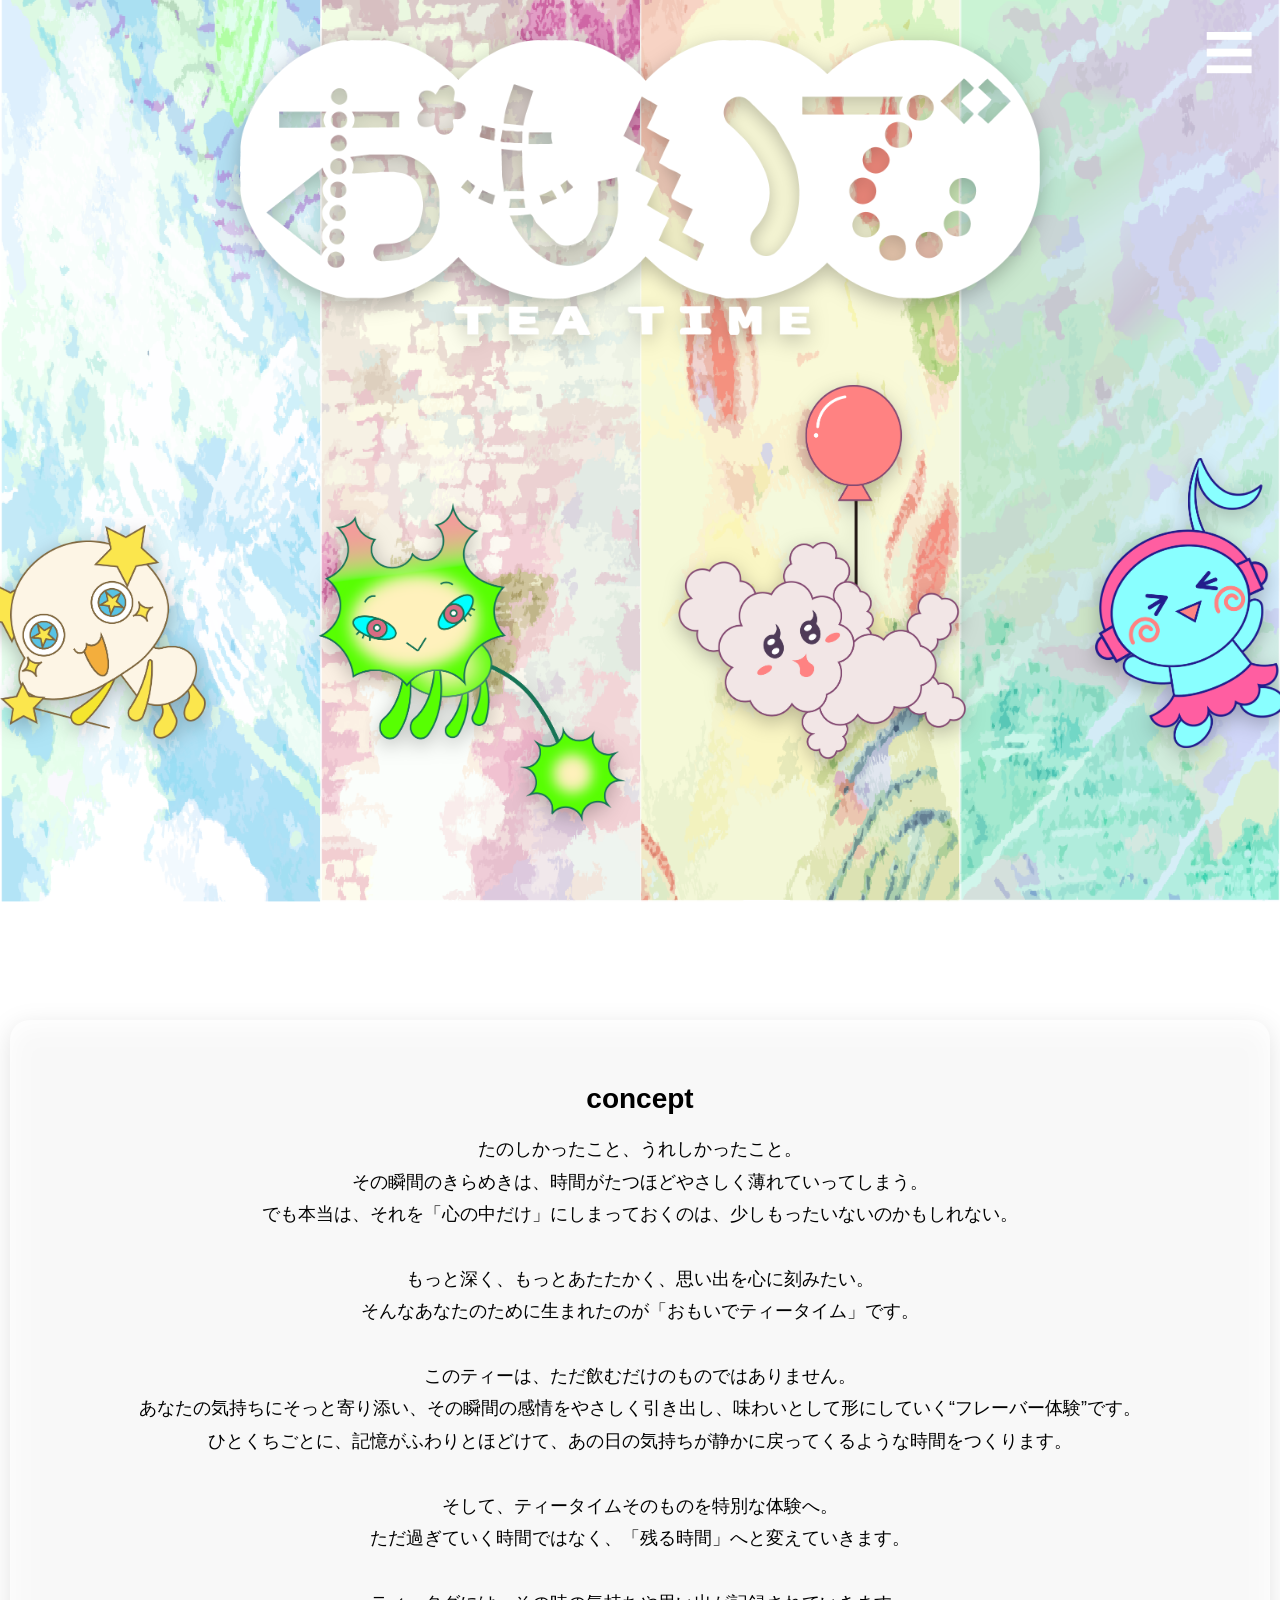
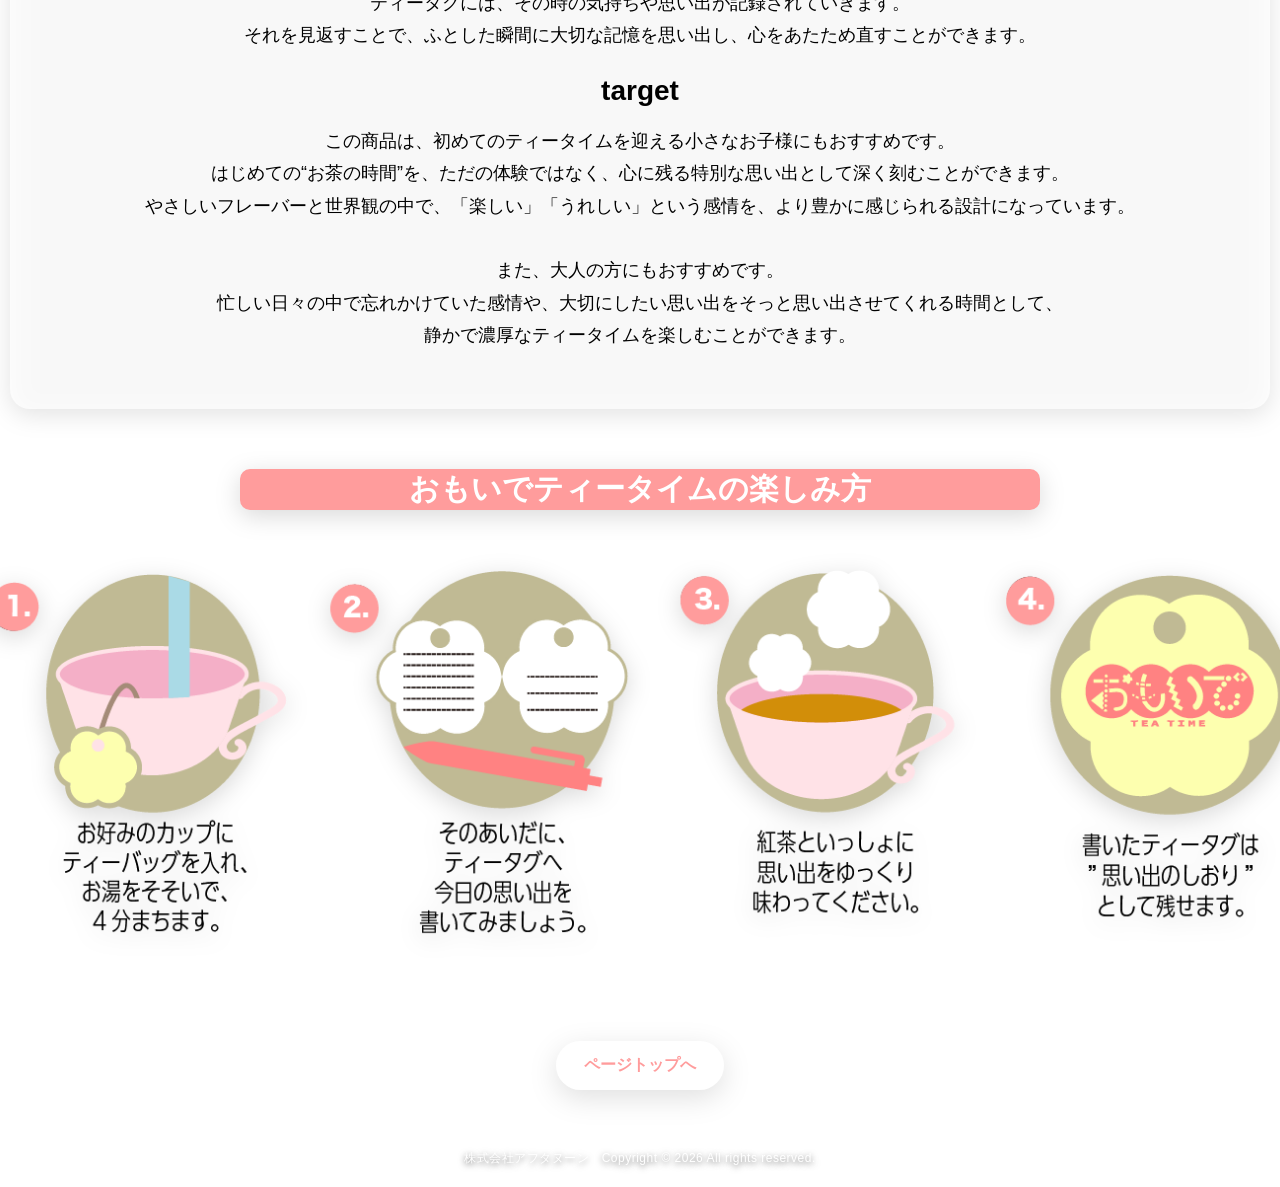
<file: index.html>
<!DOCTYPE html>
<html lang="ja">
<head>
<meta charset="UTF-8">
<meta name="viewport" content="width=device-width, initial-scale=1.0">
<title>おもいでティータイム</title>
<link rel="stylesheet" href="css/style.css">
</head>

<div class="menu-wrap">

  <button id="menuOpen" class="menu-open">☰</button>

  <div id="menuBg" class="menu-bg"></div>

  <div id="menuPanel" class="menu-panel">

  <button id="menuClose" class="menu-close">×</button>

  <button id="flavorToggle" class="menu-item flavor-toggle">
    フレーバー ▼
  </button>

  <div id="flavorMenu" class="flavor-menu">

    <a href="loading.html?next=kirakira.html"
   class="flavor-link flavor-kira"
   onclick="localStorage.setItem('loadingFlavor','kirakira')">
  心がキラキラフレーバー
</a>

<a href="loading.html?next=pachipachi.html"
   class="flavor-link flavor-pachi"
   onclick="localStorage.setItem('loadingFlavor','pachipachi')">
  たのしさパチパチフレーバー
</a>

<a href="loading.html?next=powapowa.html"
   class="flavor-link flavor-powa"
   onclick="localStorage.setItem('loadingFlavor','powapowa')">
  しあわせぽわぽわフレーバー
</a>

<a href="loading.html?next=runrun.html"
   class="flavor-link flavor-run"
   onclick="localStorage.setItem('loadingFlavor','runrun')">
  うれしさルンルンフレーバー
</a>

  </div>

  <div class="line"></div>

  <a href="company.html" class="menu-item">
    会社概要
  </a>

  <div class="line"></div>

  <a href="faq.html" class="menu-item">
    よくある質問
  </a>

  <div class="line"></div>

  <a href="index.html" class="menu-item">
    トップページへ
  </a>

</div>

<div class="hero">

  <!-- ロゴ -->
  <img src="img/logo.png" class="logo">

  <!-- キャラクター -->
  <div class="characters">

    <a href="kirakira.html" class="char go-loading" data-flavor="kirakira">
      <img src="kira/a.png" class="kira">
      <div class="hint hint-kira">クリックして商品ページへ</div>
    </a>

    <a href="pachipachi.html"class="char go-loading" data-flavor="pachipachi">
      <img src="pachi/i.png" class="pachi">
      <div class="hint hint-pachi">クリックして商品ページへ</div>
    </a>

    <a href="powapowa.html"class="char go-loading" data-flavor="powapowa">
      <img src="powa/u.png" class="powa">
      <div class="hint hint-powa">クリックして商品ページへ</div>
    </a>

    <a href="runrun.html"class="char go-loading" data-flavor="runrun">
      <img src="run/e.png" class="run">
      <div class="hint hint-run">クリックして商品ページへ</div>
    </a>
  </div>

  </div>

<!-- コンセプト -->
<div class="concept">

  <!-- 飾り紅茶 -->
  <img src="kira/ktea.png" class="floating-tea tea-a" alt="">
  <img src="pachi/ptea.png" class="floating-tea tea-b" alt="">
  <img src="powa/ptea.png" class="floating-tea tea-c" alt="">
  <img src="run/rtea.png" class="floating-tea tea-d" alt="">

  <h2 class="fade-in">concept</h2>

  <p class="fade-in">
    たのしかったこと、うれしかったこと。
<br>その瞬間のきらめきは、時間がたつほどやさしく薄れていってしまう。
<br>でも本当は、それを「心の中だけ」にしまっておくのは、少しもったいないのかもしれない。

<br><br>もっと深く、もっとあたたかく、思い出を心に刻みたい。
<br>そんなあなたのために生まれたのが「おもいでティータイム」です。

<br><br>このティーは、ただ飲むだけのものではありません。
<br>あなたの気持ちにそっと寄り添い、その瞬間の感情をやさしく引き出し、味わいとして形にしていく“フレーバー体験”です。
<br>ひとくちごとに、記憶がふわりとほどけて、あの日の気持ちが静かに戻ってくるような時間をつくります。

<br><br>そして、ティータイムそのものを特別な体験へ。
<br>ただ過ぎていく時間ではなく、「残る時間」へと変えていきます。

<br><br>ティータグには、その時の気持ちや思い出が記録されていきます。
<br>それを見返すことで、ふとした瞬間に大切な記憶を思い出し、心をあたため直すことができます。

  <h2 class="fade-in">target</h2>
    <p class="fade-in">この商品は、初めてのティータイムを迎える小さなお子様にもおすすめです。
    <br>はじめての“お茶の時間”を、ただの体験ではなく、心に残る特別な思い出として深く刻むことができます。
    <br>やさしいフレーバーと世界観の中で、「楽しい」「うれしい」という感情を、より豊かに感じられる設計になっています。

    <br><br>また、大人の方にもおすすめです。
    <br>忙しい日々の中で忘れかけていた感情や、大切にしたい思い出をそっと思い出させてくれる時間として、
    <br>静かで濃厚なティータイムを楽しむことができます。
  </p>

</div>

<!-- 楽しみ方 -->
<div class="howto fade-in">

  <h2>おもいでティータイムの楽しみ方</h2>



</div>


<!-- 画像エリア -->
<div class="showcase fade-in">

  <img src="img/tejun.png" alt="">

</div>
</div>

  <a href="index.html" class="btn fade-in">ページトップへ</a>

</div>

<footer class="footer">
  株式会社アフタヌーン　Copyright © 2026 All rights reserved.
</footer>



  <script>
document.addEventListener("DOMContentLoaded", () => {

  const openBtn = document.getElementById("menuOpen");
  const closeBtn = document.getElementById("menuClose");
  const panel = document.getElementById("menuPanel");
  const bg = document.getElementById("menuBg");

  openBtn.addEventListener("click", () => {
    panel.classList.add("open");
    bg.classList.add("open");
  });

  closeBtn.addEventListener("click", () => {
    panel.classList.remove("open");
    bg.classList.remove("open");
  });

  bg.addEventListener("click", () => {
    panel.classList.remove("open");
    bg.classList.remove("open");
  });

});
</script>

<script>
document.querySelectorAll(".go-loading").forEach(link => {

  link.addEventListener("click", e => {
    e.preventDefault();

    const flavor = link.dataset.flavor;
    const url = link.href;

    localStorage.setItem("loadingFlavor", flavor);

    window.location.href = "loading.html?next=" + encodeURIComponent(url);
  });

});
</script>

<script>
const teas = document.querySelectorAll(".floating-tea");

const observer = new IntersectionObserver(entries => {
  entries.forEach(entry => {

    if(entry.isIntersecting){
      entry.target.classList.add("show");
    }

  });
},{
  threshold:0.35
});

teas.forEach(tea => {
  observer.observe(tea);
});

const fades = document.querySelectorAll(".fade-in");

const fadeObserver = new IntersectionObserver(entries => {
  entries.forEach(entry => {

    if(entry.isIntersecting){
      entry.target.classList.add("show");
    }

  });
},{
  threshold:0.2
});

fades.forEach(el => {
  fadeObserver.observe(el);
});
</script>

<script>
const flavorToggle =
  document.getElementById("flavorToggle");

const flavorMenu =
  document.getElementById("flavorMenu");

flavorToggle.addEventListener("click", () => {

  flavorMenu.classList.toggle("open");

  if (flavorMenu.classList.contains("open")) {
    flavorToggle.textContent = "フレーバー ▲";
  } else {
    flavorToggle.textContent = "フレーバー ▼";
  }

});
</script>



</div>
</body>
</html>
</file>
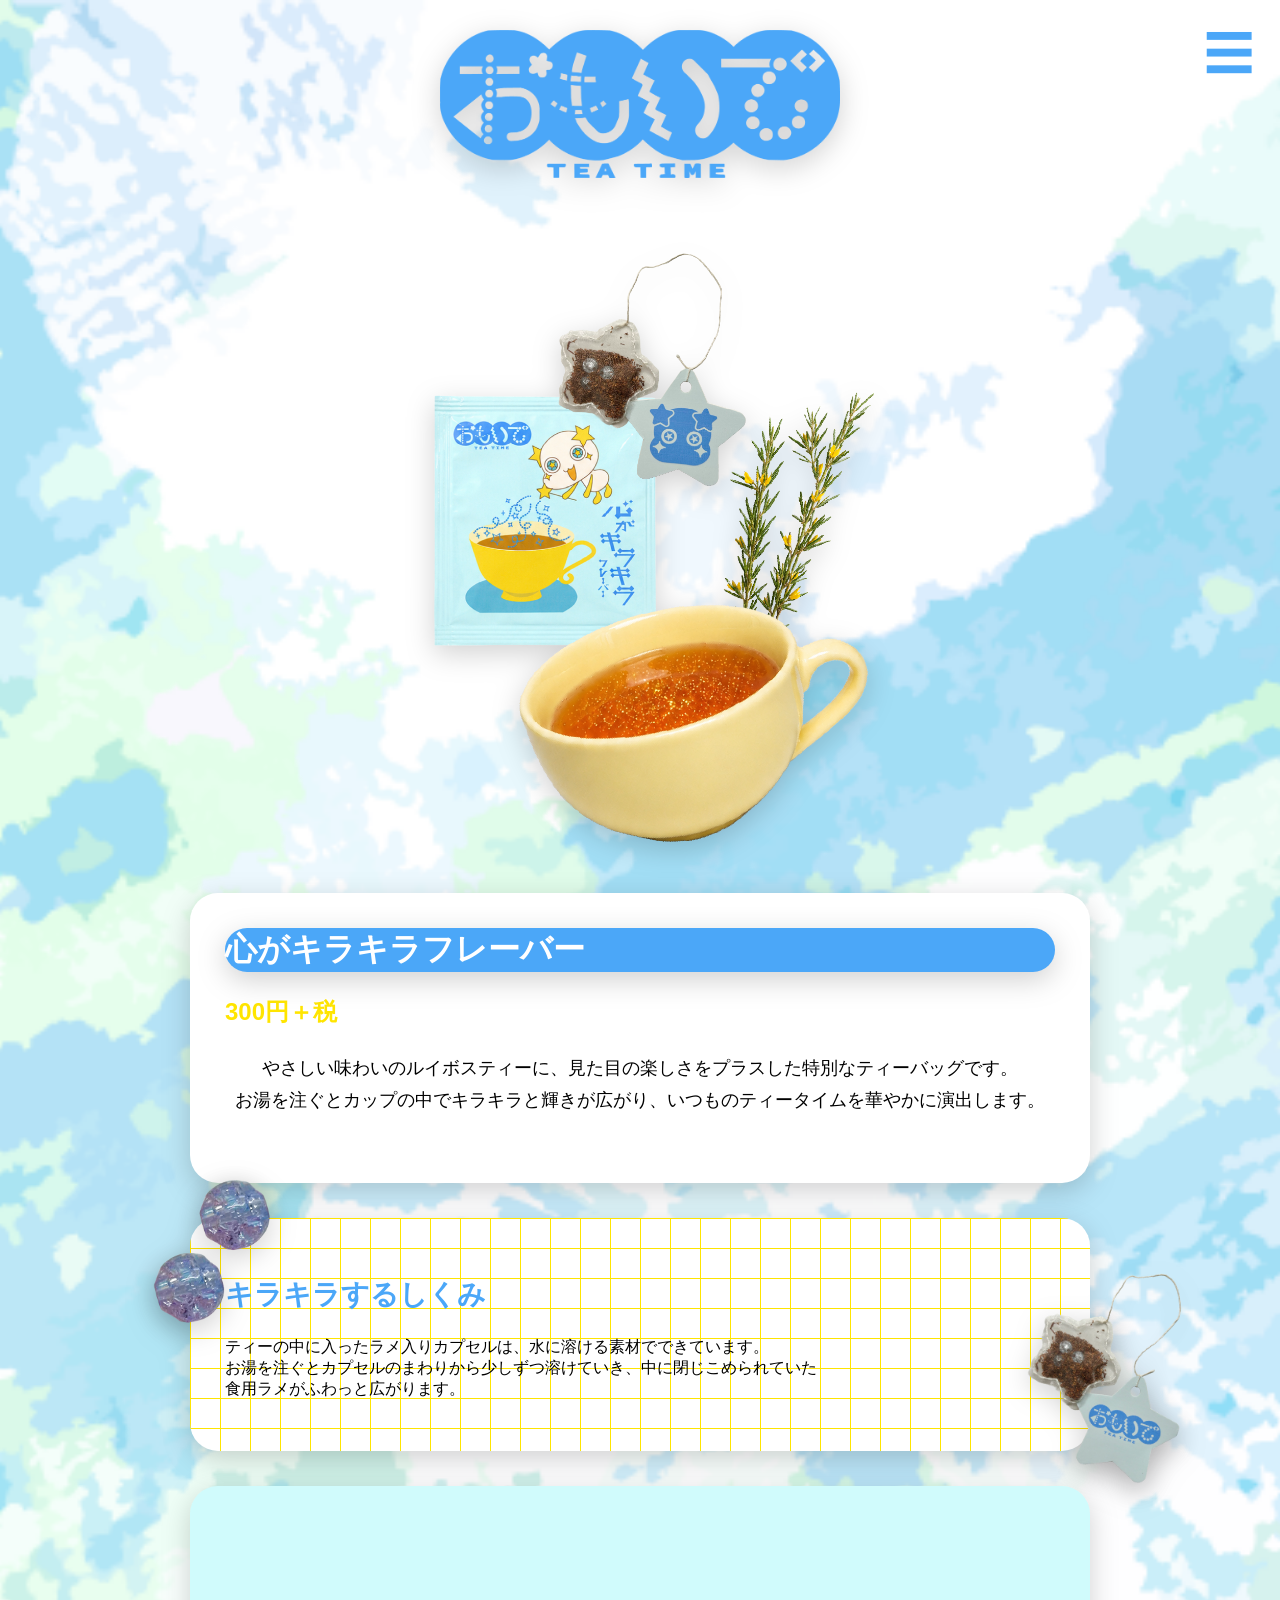
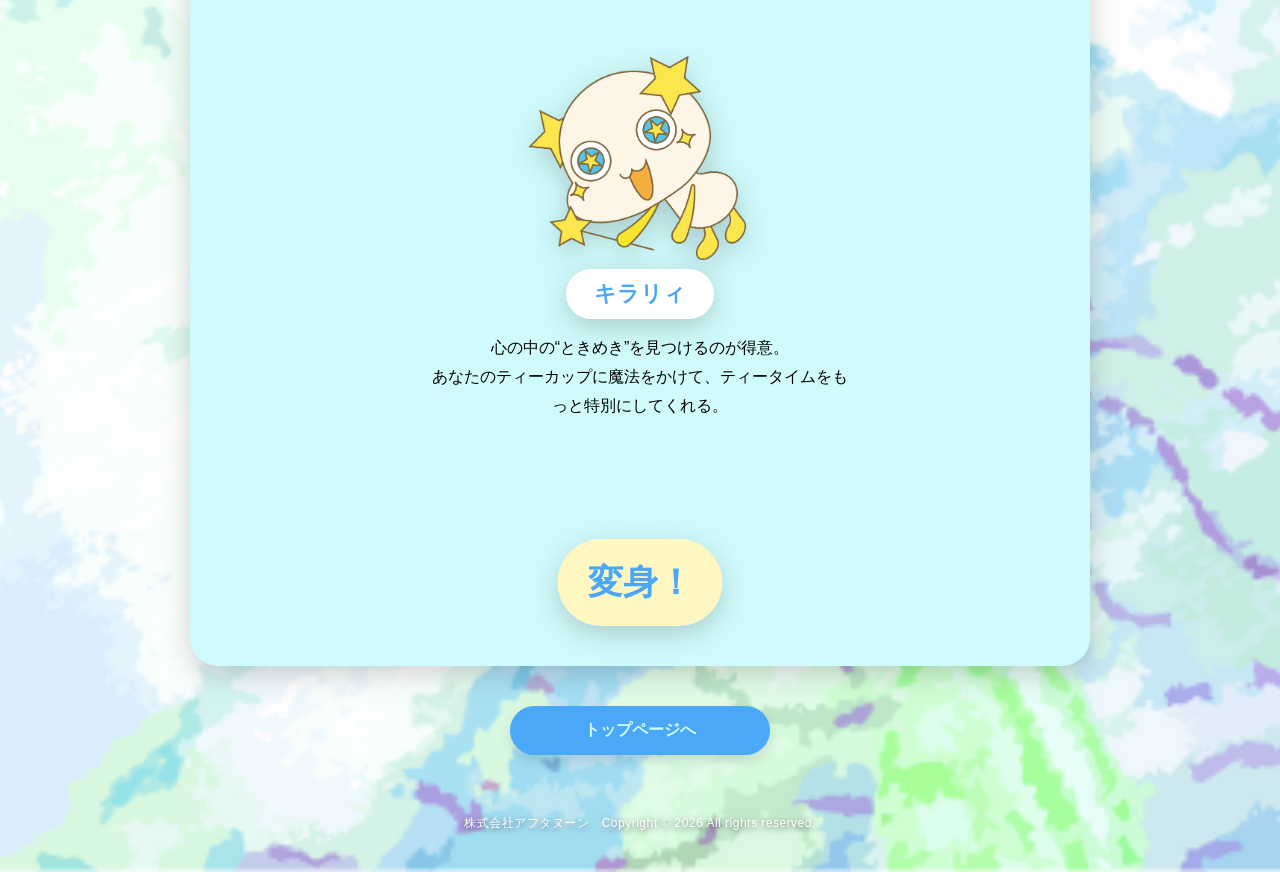
<file: kirakira.html>
<!DOCTYPE html>
<html lang="ja">
<head>
<meta charset="UTF-8">
<meta name="viewport" content="width=device-width, initial-scale=1.0">
<title>心がキラキラフレーバー</title>
<link rel="stylesheet" href="css/kirakira.css">
</head>

<body>
  <div class="menu-wrap">

  <button id="menuOpen" class="menu-open">☰</button>

  <div id="menuBg" class="menu-bg"></div>

  <div id="menuPanel" class="menu-panel">

  <button id="menuClose" class="menu-close">×</button>

  <button id="flavorToggle" class="menu-item flavor-toggle">
    フレーバー ▼
  </button>

  <div id="flavorMenu" class="flavor-menu">

    <a href="loading.html?next=kirakira.html"
   class="flavor-link flavor-kira"
   onclick="localStorage.setItem('loadingFlavor','kirakira')">
  心がキラキラフレーバー
</a>

<a href="loading.html?next=pachipachi.html"
   class="flavor-link flavor-pachi"
   onclick="localStorage.setItem('loadingFlavor','pachipachi')">
  たのしさパチパチフレーバー
</a>

<a href="loading.html?next=powapowa.html"
   class="flavor-link flavor-powa"
   onclick="localStorage.setItem('loadingFlavor','powapowa')">
  しあわせぽわぽわフレーバー
</a>

<a href="loading.html?next=runrun.html"
   class="flavor-link flavor-run"
   onclick="localStorage.setItem('loadingFlavor','runrun')">
  うれしさルンルンフレーバー
</a>

  </div>

  <div class="line"></div>

  <a href="company.html" class="menu-item">
    会社概要
  </a>

  <div class="line"></div>

  <a href="faq.html" class="menu-item">
    よくある質問
  </a>

  <div class="line"></div>

  <a href="index.html" class="menu-item">
    トップページへ
  </a>

</div>

<img src="kira/kklogo.png" class="logo">
<img src="kira/k1.png" class="hero-img">
<div class="wrap">

  <!-- 1枚目 -->
  <div class="card product-card">

    <h1>心がキラキラフレーバー</h1>

    <p class="price">300円＋税</p>

    <p class="text1">
            やさしい味わいのルイボスティーに、見た目の楽しさをプラスした特別なティーバッグです。
            <br>お湯を注ぐとカップの中でキラキラと輝きが広がり、いつものティータイムを華やかに演出します。
    </p>

  </div>

  <!-- 2枚目 -->
  <div class="card grid-card">

    <img src="kira/k3.png" class="corner left-top">
    <img src="kira/k4.png" class="corner right-bottom">

    <h2>キラキラするしくみ</h2>

    <p class="text">
            ティーの中に入ったラメ入りカプセルは、水に溶ける素材でできています。<br>お湯を注ぐとカプセルのまわりから少しずつ溶けていき、中に閉じこめられていた
            <br>食用ラメがふわっと広がります。
    </p>

  </div>


  <!-- 3枚目 -->
<div class="card char-card">

  <div class="img-wrap">

    <!-- ぬいぐるみ or キャラ -->
    <img src="kira/a.png" class="char-img" id="charImg">

    <!-- キラキラ -->
    <div class="effect-layer" id="effectLayer"></div>

  </div>

  <!-- 文字 -->
  <div class="name-box" id="nameBox">キラリィ</div>

  <p class="text" id="desc">心の中の“ときめき”を見つけるのが得意。
<br>あなたのティーカップに魔法をかけて、ティータイムをもっと特別にしてくれる。</p>

  <!-- マーク -->

  <p class="reward-text" id="rewardText">
    パッケージ裏のマークを30枚あつめると、<br>キラリィぬいぐるみが必ずもらえる！
  </p>
  <img src="kira/kmark.png" class="mark-img" id="markImg">

  <button class="change-btn" onclick="changeChar()">
    変身！
  </button>

</div>
<a href="index.html" class="top-btn">
    トップページへ

</a>
<footer class="footer">
  株式会社アフタヌーン　Copyright © 2026 All rights reserved.
</footer>

<script>

let changed = false;

function changeChar(){

  const img = document.getElementById("charImg");
  const name = document.getElementById("nameBox");
  const desc = document.getElementById("desc");
  const mark = document.getElementById("markImg");
  const reward = document.getElementById("rewardText");
  const effect = document.getElementById("effectLayer");

  changed = !changed;

  for(let i = 0; i < 60; i++){

    const s = document.createElement("div");

    const colors = ["white","blue","yellow"];
    s.classList.add("spark", colors[Math.floor(Math.random()*3)]);

    const angle = Math.random() * Math.PI * 2;
    const dist = 80 + Math.random() * 300;

    s.style.setProperty("--x", Math.cos(angle) * dist + "px");
    s.style.setProperty("--y", Math.sin(angle) * dist + "px");

    const size = 6 + Math.random() * 6;
    s.style.width = size + "px";
    s.style.height = size + "px";

    effect.appendChild(s);

    setTimeout(() => s.remove(), 800);
  }

  if(changed){

  img.src = "kira/knui.png";
  name.style.display = "none";

  desc.style.display = "none";

  mark.style.display = "block";

  reward.style.display = "block";

  img.classList.remove("bounce");
  void img.offsetWidth;
  img.classList.add("bounce");

}else{

  img.src = "kira/a.png";

  name.style.display = "block";

  desc.style.display = "block";

  desc.innerHTML =
    "心の中の“ときめき”を見つけるのが得意。<br>あなたのティーカップに魔法をかけて、ティータイムをもっと特別にしてくれる。";

  mark.style.display = "none";

  reward.style.display = "none";
}
  
}
</script>

<script>
document.addEventListener("DOMContentLoaded", () => {

  const openBtn = document.getElementById("menuOpen");
  const closeBtn = document.getElementById("menuClose");
  const panel = document.getElementById("menuPanel");
  const bg = document.getElementById("menuBg");

  openBtn.addEventListener("click", () => {
  panel.classList.add("open");
  bg.classList.add("open");
  document.body.classList.add("menu-opened"); // ←追加
});

closeBtn.addEventListener("click", () => {
  panel.classList.remove("open");
  bg.classList.remove("open");
  document.body.classList.remove("menu-opened"); // ←追加
});

bg.addEventListener("click", () => {
  panel.classList.remove("open");
  bg.classList.remove("open");
  document.body.classList.remove("menu-opened"); // ←追加
});

});

const cards = document.querySelectorAll(".card");

const observer = new IntersectionObserver((entries) => {
  entries.forEach(entry => {
    if(entry.isIntersecting){
      entry.target.classList.add("show");
    }
  });
}, {
  threshold: 0.15
});

cards.forEach(card => {
  observer.observe(card);
});

</script>

<script>
const flavorToggle =
  document.getElementById("flavorToggle");

const flavorMenu =
  document.getElementById("flavorMenu");

flavorToggle.addEventListener("click", () => {

  flavorMenu.classList.toggle("open");

  if (flavorMenu.classList.contains("open")) {
    flavorToggle.textContent = "フレーバー ▲";
  } else {
    flavorToggle.textContent = "フレーバー ▼";
  }

});
</script>


</body>

</html>
</file>
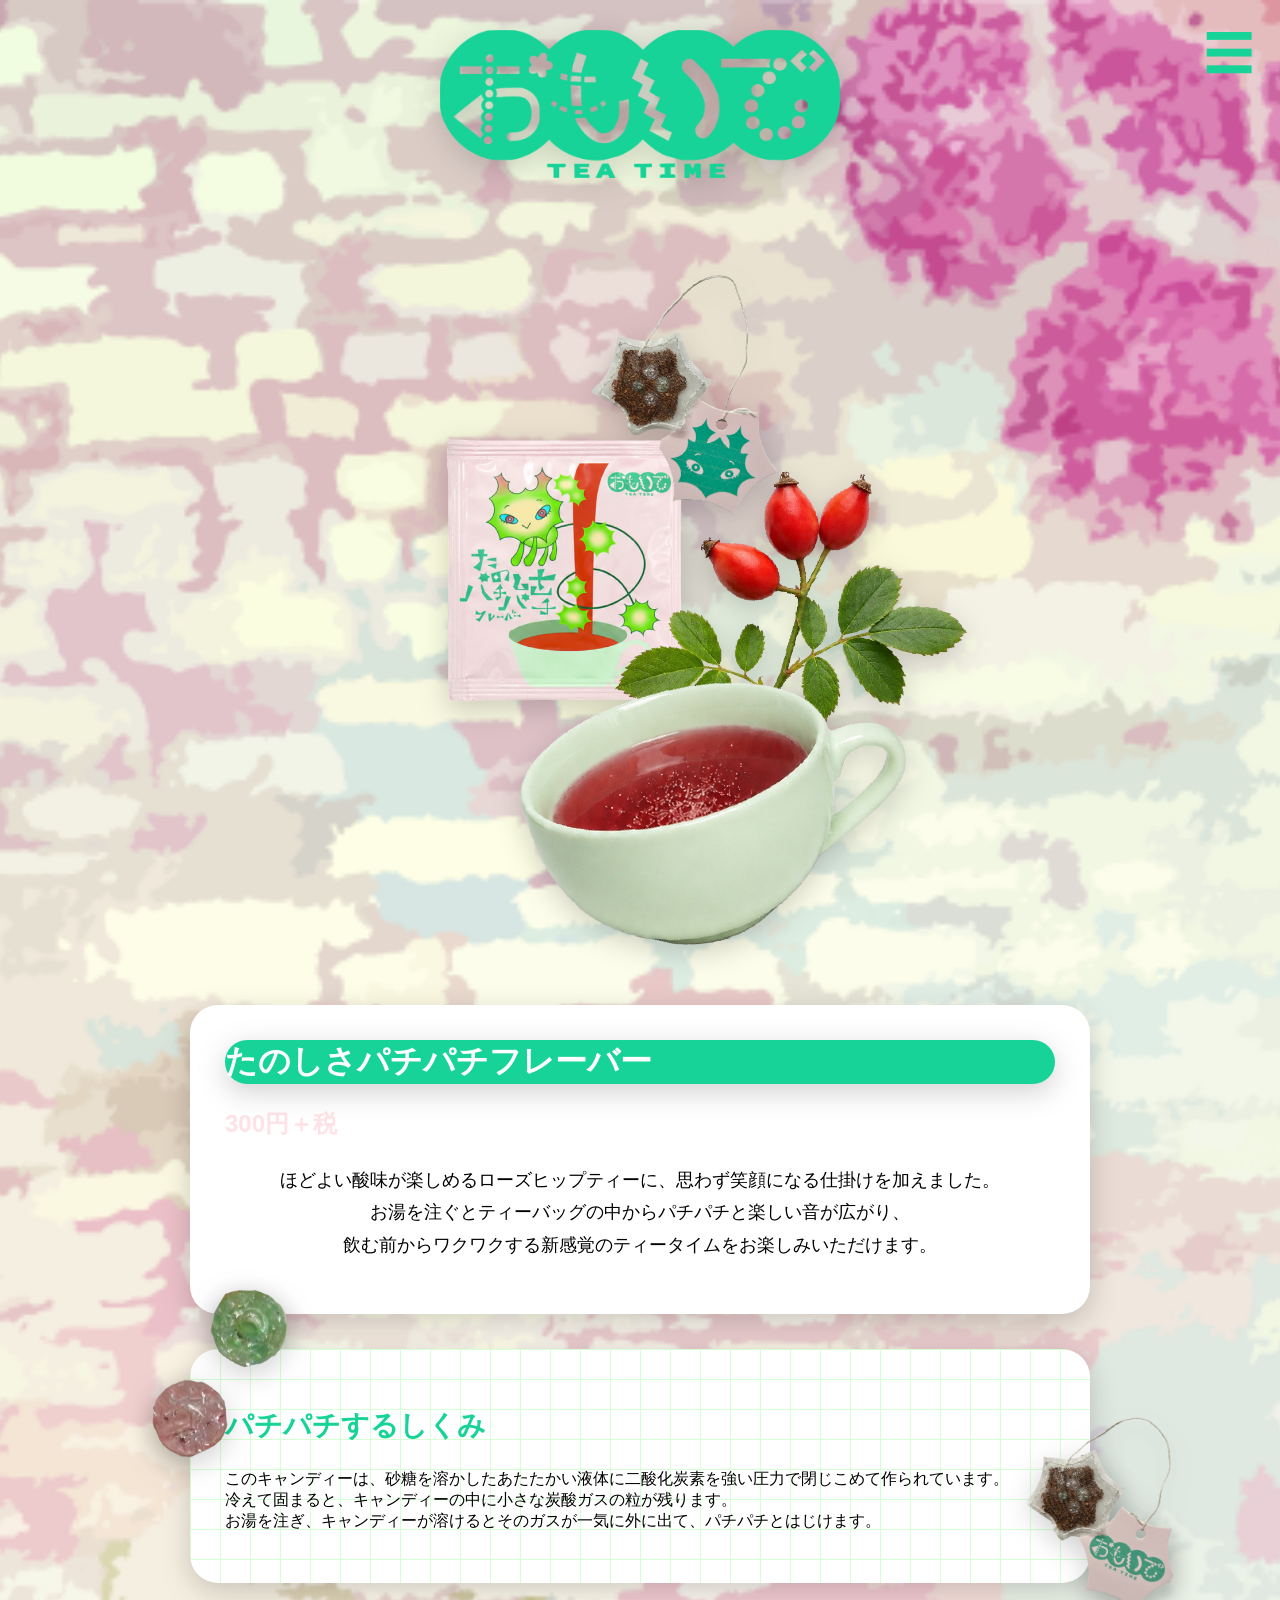
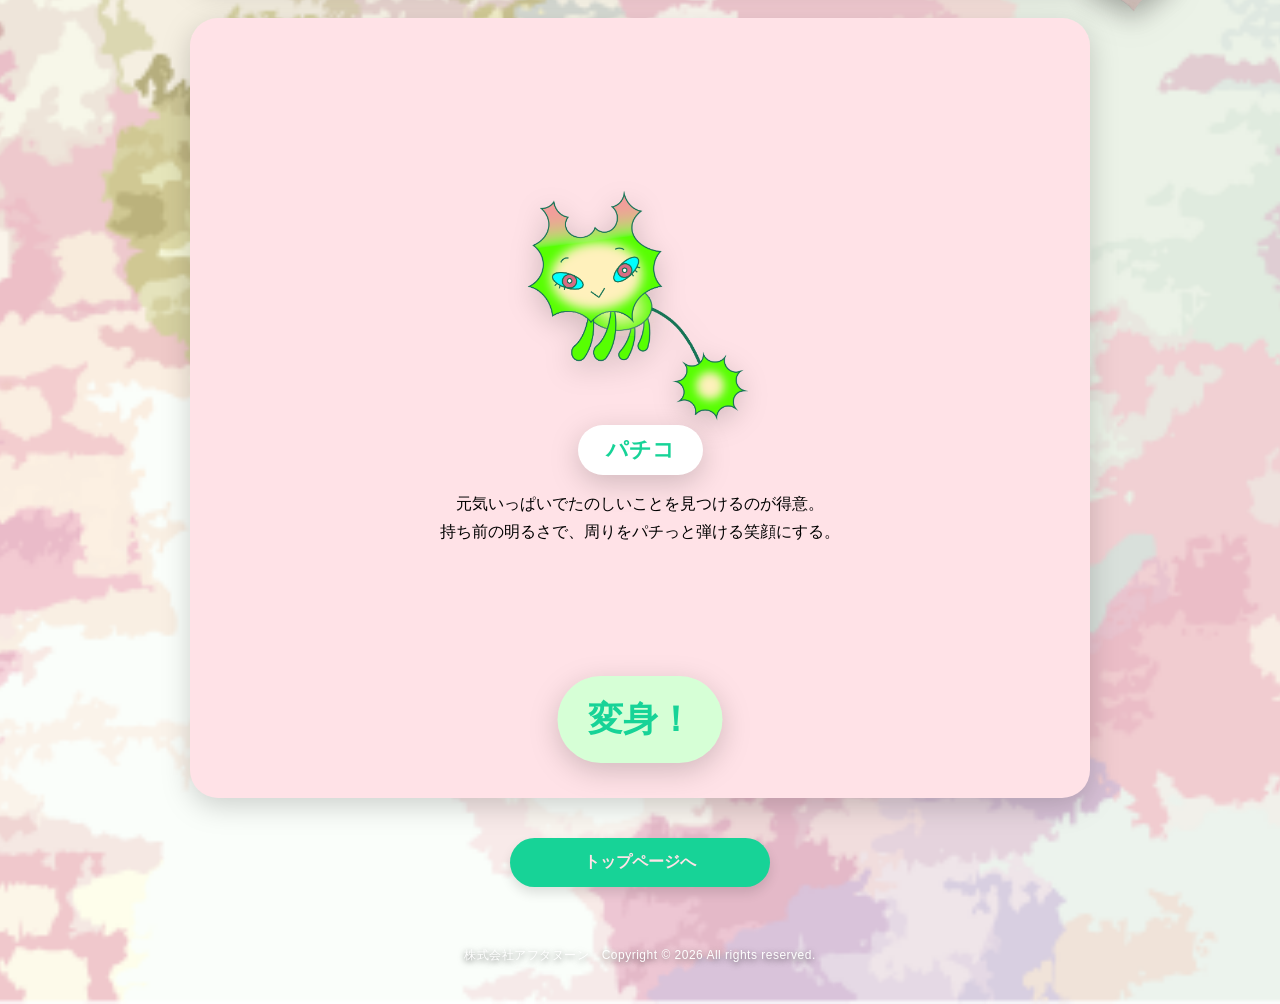
<file: pachipachi.html>
<!DOCTYPE html>
<html lang="ja">
<head>
<meta charset="UTF-8">
<meta name="viewport" content="width=device-width, initial-scale=1.0">
<title>たのしさパチパチフレーバー</title>
<link rel="stylesheet" href="css/pachipachi.css">
</head>

<body>
  <div class="menu-wrap">

  <button id="menuOpen" class="menu-open">☰</button>

  <div id="menuBg" class="menu-bg"></div>

  <div id="menuPanel" class="menu-panel">

  <button id="menuClose" class="menu-close">×</button>

  <button id="flavorToggle" class="menu-item flavor-toggle">
    フレーバー ▼
  </button>

  <div id="flavorMenu" class="flavor-menu">

    <a href="loading.html?next=kirakira.html"
   class="flavor-link flavor-kira"
   onclick="localStorage.setItem('loadingFlavor','kirakira')">
  心がキラキラフレーバー
</a>

<a href="loading.html?next=pachipachi.html"
   class="flavor-link flavor-pachi"
   onclick="localStorage.setItem('loadingFlavor','pachipachi')">
  たのしさパチパチフレーバー
</a>

<a href="loading.html?next=powapowa.html"
   class="flavor-link flavor-powa"
   onclick="localStorage.setItem('loadingFlavor','powapowa')">
  しあわせぽわぽわフレーバー
</a>

<a href="loading.html?next=runrun.html"
   class="flavor-link flavor-run"
   onclick="localStorage.setItem('loadingFlavor','runrun')">
  うれしさルンルンフレーバー
</a>

  </div>

  <div class="line"></div>

  <a href="company.html" class="menu-item">
    会社概要
  </a>

  <div class="line"></div>

  <a href="faq.html" class="menu-item">
    よくある質問
  </a>

  <div class="line"></div>

  <a href="index.html" class="menu-item">
    トップページへ
  </a>

</div>
<img src="pachi/pplogo.png" class="logo">
<img src="pachi/p1.png" class="hero-img">
<div class="wrap">

  <!-- 1枚目 -->
  <div class="card product-card">

    <h1>たのしさパチパチフレーバー</h1>

    <p class="price">300円＋税</p>

    <p class="text1">
            ほどよい酸味が楽しめるローズヒップティーに、思わず笑顔になる仕掛けを加えました。
<br>お湯を注ぐとティーバッグの中からパチパチと楽しい音が広がり、
<br>飲む前からワクワクする新感覚のティータイムをお楽しみいただけます。
    </p>

  </div>

  <!-- 2枚目 -->
  <div class="card grid-card">

    <img src="pachi/p3.png" class="corner left-top">
    <img src="pachi/p4.png" class="corner right-bottom">

    <h2>パチパチするしくみ</h2>

    <p class="text">
            このキャンディーは、砂糖を溶かしたあたたかい液体に二酸化炭素を強い圧力で閉じこめて作られています。
            <br>冷えて固まると、キャンディーの中に小さな炭酸ガスの粒が残ります。
            <br>お湯を注ぎ、キャンディーが溶けるとそのガスが一気に外に出て、パチパチとはじけます。

  </div>


  <!-- 3枚目 -->
<div class="card char-card">

  <div class="img-wrap">

    <!-- ぬいぐるみ or キャラ -->
    <img src="pachi/i.png" class="char-img" id="charImg">

    <!-- キラキラ -->
    <div class="effect-layer" id="effectLayer"></div>

  </div>

  <!-- 文字 -->
  <div class="name-box" id="nameBox">パチコ</div>

  <p class="text" id="desc">元気いっぱいでたのしいことを見つけるのが得意。
<br>持ち前の明るさで、周りをパチっと弾ける笑顔にする。</p>

  <!-- マーク -->
  <p class="reward-text" id="rewardText">
    パッケージ裏のマークを30枚あつめると、<br>パチコぬいぐるみが必ずもらえる！
  </p>

  <img src="pachi/pmark.png" class="mark-img" id="markImg">

  <button class="change-btn" onclick="changeChar()">
    変身！
  </button>

</div>
<a href="index.html" class="top-btn">
    トップページへ

</a>
<footer class="footer">
  株式会社アフタヌーン　Copyright © 2026 All rights reserved.
</footer>

<script>

let changed = false;

function changeChar(){

  const img = document.getElementById("charImg");
  const name = document.getElementById("nameBox");
  const desc = document.getElementById("desc");
  const mark = document.getElementById("markImg");
  const reward = document.getElementById("rewardText");
  const effect = document.getElementById("effectLayer");

  changed = !changed;

  for(let i = 0; i < 60; i++){

    const s = document.createElement("div");

    const colors = ["white","green","red"];
    s.classList.add("spark", colors[Math.floor(Math.random()*3)]);

    const angle = Math.random() * Math.PI * 2;
    const dist = 80 + Math.random() * 300;

    s.style.setProperty("--x", Math.cos(angle) * dist + "px");
    s.style.setProperty("--y", Math.sin(angle) * dist + "px");

    const size = 6 + Math.random() * 6;
    s.style.width = size + "px";
    s.style.height = size + "px";

    effect.appendChild(s);

    setTimeout(() => s.remove(), 800);
  }

  if(changed){

  img.src = "pachi/pnui.png";
  name.style.display = "none";

  desc.style.display = "none";

  mark.style.display = "block";

  reward.style.display = "block";

  img.classList.remove("bounce");
  void img.offsetWidth;
  img.classList.add("bounce");

}else{

  img.src = "pachi/i.png";

  name.style.display = "block";

  desc.style.display = "block";

  desc.innerHTML =
    "心の中の“ときめき”を見つけるのが得意。<br>あなたのティーカップに魔法をかけて、ティータイムをもっと特別にしてくれる。";

  mark.style.display = "none";

  reward.style.display = "none";
}
}

</script>

<script>
document.addEventListener("DOMContentLoaded", () => {

  const openBtn = document.getElementById("menuOpen");
  const closeBtn = document.getElementById("menuClose");
  const panel = document.getElementById("menuPanel");
  const bg = document.getElementById("menuBg");

  openBtn.addEventListener("click", () => {
  panel.classList.add("open");
  bg.classList.add("open");
  document.body.classList.add("menu-opened"); // ←追加
});

closeBtn.addEventListener("click", () => {
  panel.classList.remove("open");
  bg.classList.remove("open");
  document.body.classList.remove("menu-opened"); // ←追加
});

bg.addEventListener("click", () => {
  panel.classList.remove("open");
  bg.classList.remove("open");
  document.body.classList.remove("menu-opened"); // ←追加
});

});

const cards = document.querySelectorAll(".card");

const observer = new IntersectionObserver((entries) => {
  entries.forEach(entry => {
    if(entry.isIntersecting){
      entry.target.classList.add("show");
    }
  });
}, {
  threshold: 0.15
});

cards.forEach(card => {
  observer.observe(card);
});

</script>

<script>
const flavorToggle =
  document.getElementById("flavorToggle");

const flavorMenu =
  document.getElementById("flavorMenu");

flavorToggle.addEventListener("click", () => {

  flavorMenu.classList.toggle("open");

  if (flavorMenu.classList.contains("open")) {
    flavorToggle.textContent = "フレーバー ▲";
  } else {
    flavorToggle.textContent = "フレーバー ▼";
  }

});
</script>


</body>

</html>
</file>
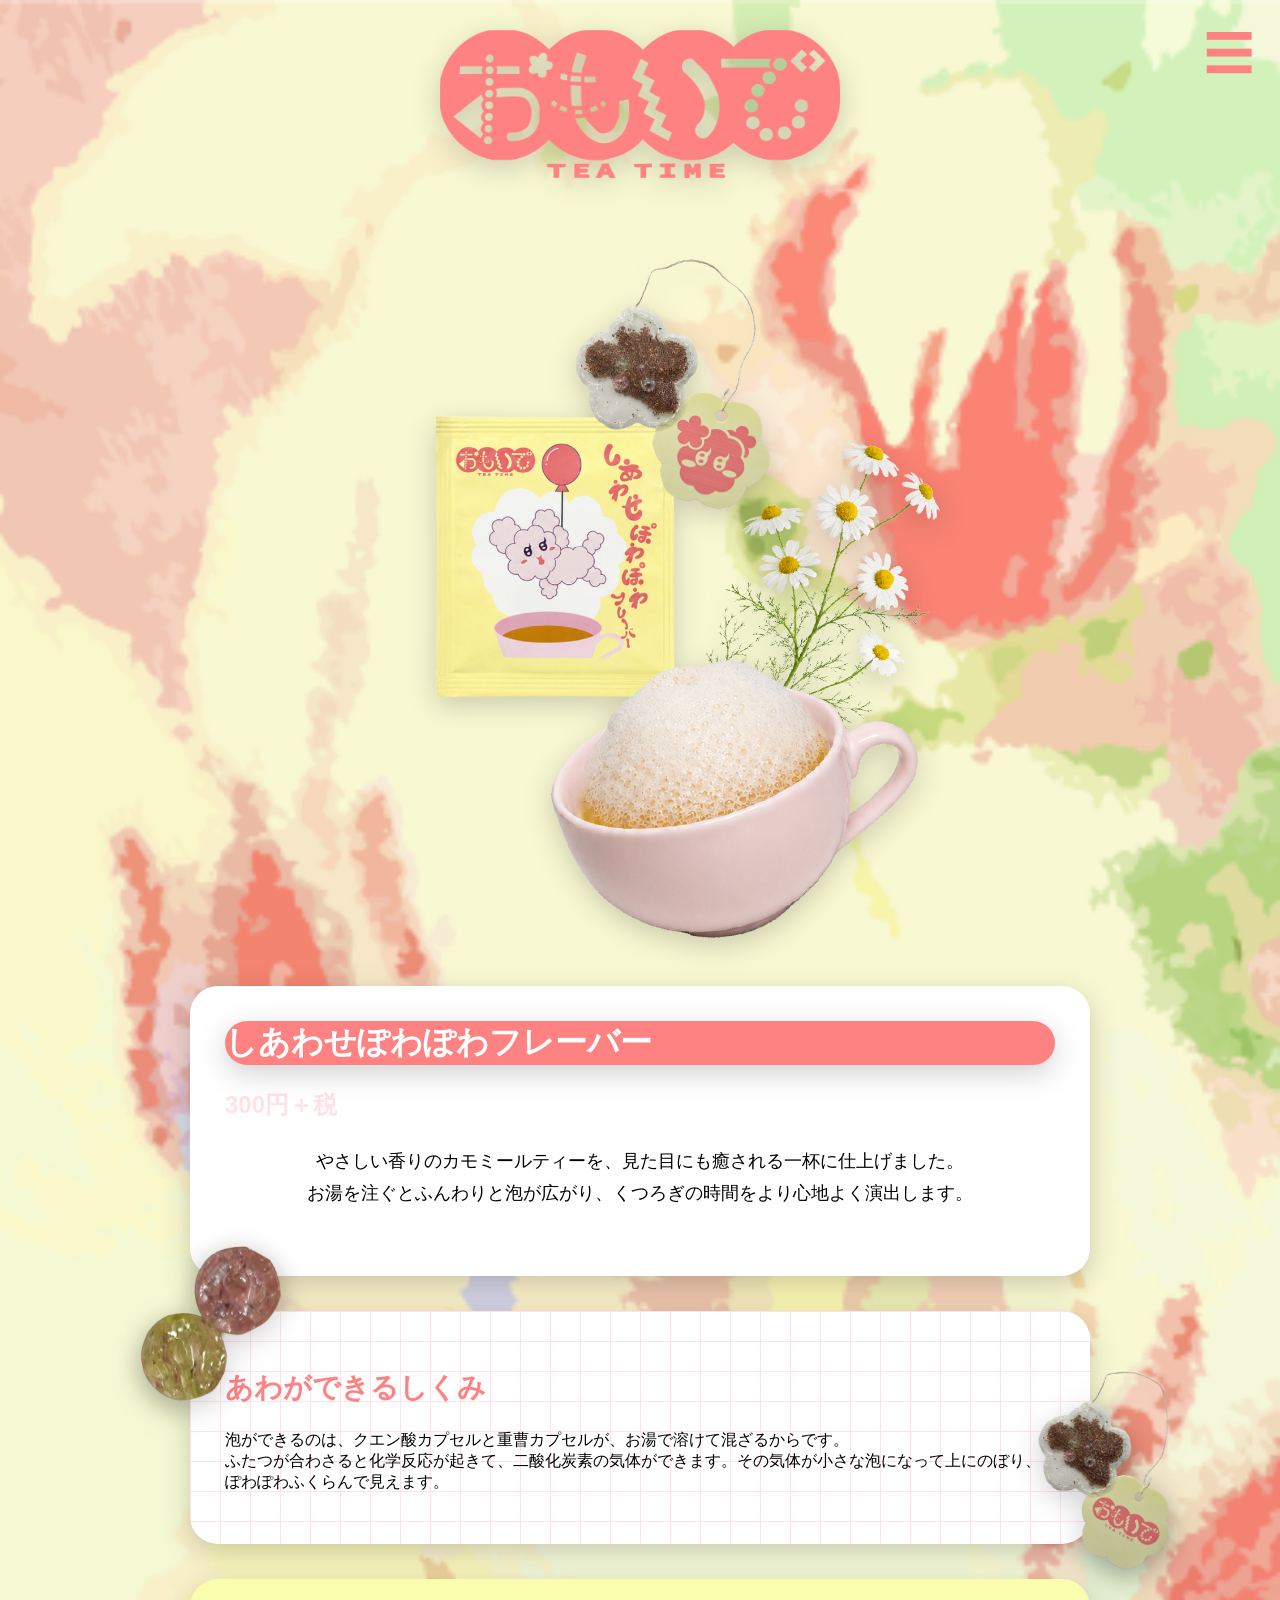
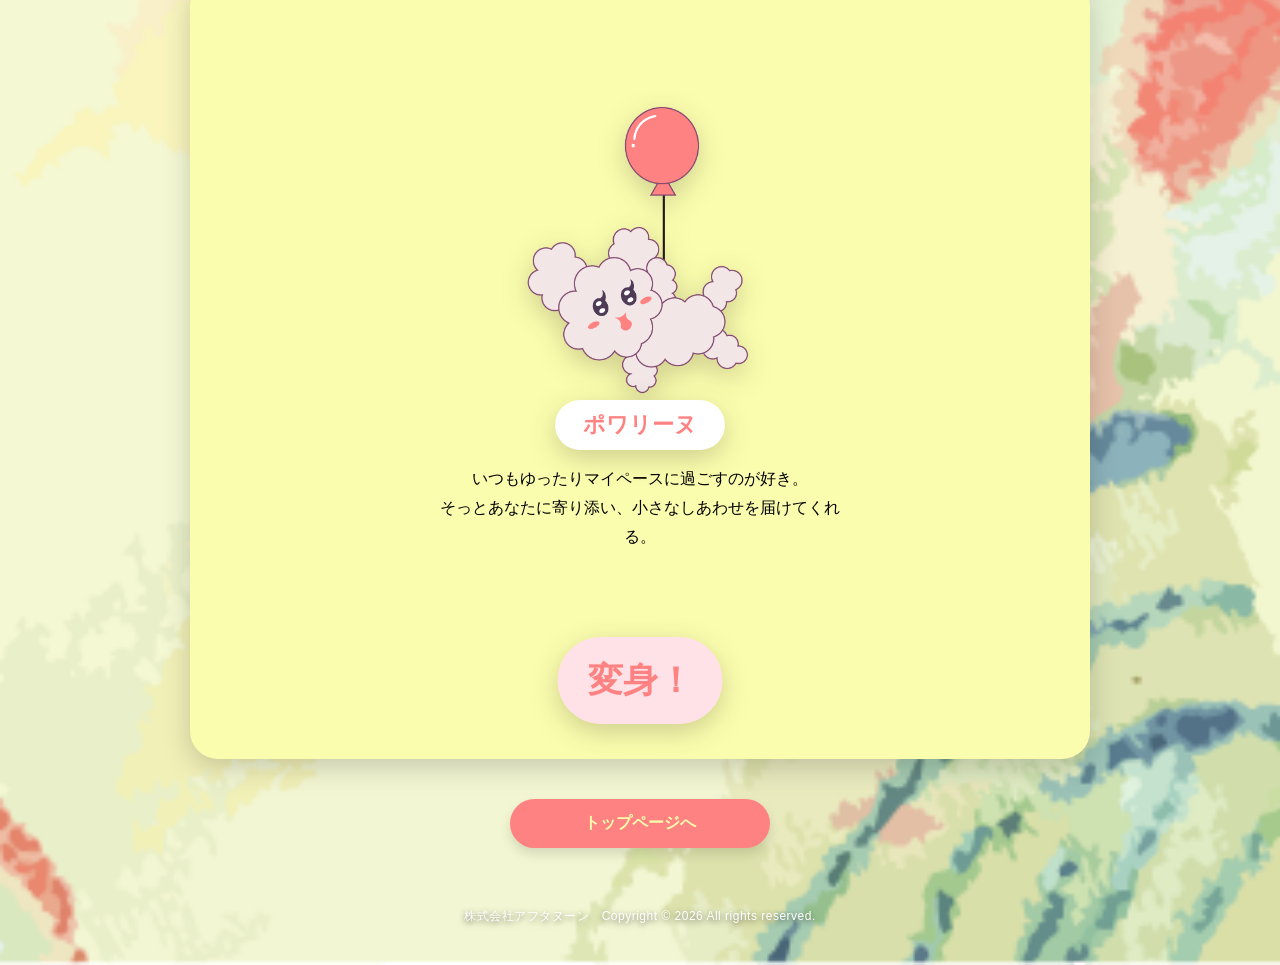
<file: powapowa.html>
<!DOCTYPE html>
<html lang="ja">
<head>
<meta charset="UTF-8">
<meta name="viewport" content="width=device-width, initial-scale=1.0">
<title>ぽわぽわフレーバー</title>
<link rel="stylesheet" href="css/powapowa.css">
</head>

<body>
<div class="menu-wrap">

  <button id="menuOpen" class="menu-open">☰</button>

  <div id="menuBg" class="menu-bg"></div>

  <div id="menuPanel" class="menu-panel">

  <button id="menuClose" class="menu-close">×</button>

  <button id="flavorToggle" class="menu-item flavor-toggle">
    フレーバー ▼
  </button>

  <div id="flavorMenu" class="flavor-menu">

    <a href="loading.html?next=kirakira.html"
   class="flavor-link flavor-kira"
   onclick="localStorage.setItem('loadingFlavor','kirakira')">
  心がキラキラフレーバー
</a>

<a href="loading.html?next=pachipachi.html"
   class="flavor-link flavor-pachi"
   onclick="localStorage.setItem('loadingFlavor','pachipachi')">
  たのしさパチパチフレーバー
</a>

<a href="loading.html?next=powapowa.html"
   class="flavor-link flavor-powa"
   onclick="localStorage.setItem('loadingFlavor','powapowa')">
  しあわせぽわぽわフレーバー
</a>

<a href="loading.html?next=runrun.html"
   class="flavor-link flavor-run"
   onclick="localStorage.setItem('loadingFlavor','runrun')">
  うれしさルンルンフレーバー
</a>
  </div>

  <div class="line"></div>

  <a href="company.html" class="menu-item">
    会社概要
  </a>

  <div class="line"></div>

  <a href="faq.html" class="menu-item">
    よくある質問
  </a>

  <div class="line"></div>

  <a href="index.html" class="menu-item">
    トップページへ
  </a>

</div>
<img src="powa/pplogo.png" class="logo">
<img src="powa/p1.png" class="hero-img">
<div class="wrap">

  <!-- 1枚目 -->
  <div class="card product-card">

    <h1>しあわせぽわぽわフレーバー</h1>

    <p class="price">300円＋税</p>

    <p class="text1">
            やさしい香りのカモミールティーを、見た目にも癒される一杯に仕上げました。
<br>お湯を注ぐとふんわりと泡が広がり、くつろぎの時間をより心地よく演出します。
    </p>

  </div>

  <!-- 2枚目 -->
  <div class="card grid-card">

    <img src="powa/p3.png" class="corner left-top">
    <img src="powa/p4.png" class="corner right-bottom">

    <h2>あわができるしくみ</h2>

    <p class="text">
            泡ができるのは、クエン酸カプセルと重曹カプセルが、お湯で溶けて混ざるからです。
            <br>ふたつが合わさると化学反応が起きて、二酸化炭素の気体ができます。その気体が小さな泡になって上にのぼり、
            <br>ぽわぽわふくらんで見えます。
    </p>

  </div>


  <!-- 3枚目 -->
<div class="card char-card">

  <div class="img-wrap">

    <!-- ぬいぐるみ or キャラ -->
    <img src="powa/u.png" class="char-img" id="charImg">

    <!-- キラキラ -->
    <div class="effect-layer" id="effectLayer"></div>

  </div>

  <!-- 文字 -->
  <div class="name-box" id="nameBox">ポワリーヌ</div>

  <p class="text" id="desc">いつもゆったりマイペースに過ごすのが好き。
<br>そっとあなたに寄り添い、小さなしあわせを届けてくれる。</p>

  <!-- マーク -->

  <p class="reward-text" id="rewardText">
    パッケージ裏のマークを30枚あつめると、<br>ポワリーヌぬいぐるみが必ずもらえる！
  </p>

  <img src="powa/pmark.png" class="mark-img" id="markImg">

  <button class="change-btn" onclick="changeChar()">
    変身！
  </button>

</div>
<a href="index.html" class="top-btn">
    トップページへ

</a>
<footer class="footer">
  株式会社アフタヌーン　Copyright © 2026 All rights reserved.
</footer>

<script>

let changed = false;

function changeChar(){

  const img = document.getElementById("charImg");
  const name = document.getElementById("nameBox");
  const desc = document.getElementById("desc");
  const mark = document.getElementById("markImg");
  const reward = document.getElementById("rewardText");
  const effect = document.getElementById("effectLayer");

  changed = !changed;

  for(let i = 0; i < 60; i++){

    const s = document.createElement("div");

    const colors = ["white","red","yellow"];
    s.classList.add("spark", colors[Math.floor(Math.random()*3)]);

    const angle = Math.random() * Math.PI * 2;
    const dist = 80 + Math.random() * 300;

    s.style.setProperty("--x", Math.cos(angle) * dist + "px");
    s.style.setProperty("--y", Math.sin(angle) * dist + "px");

    const size = 6 + Math.random() * 6;
    s.style.width = size + "px";
    s.style.height = size + "px";

    effect.appendChild(s);

    setTimeout(() => s.remove(), 800);
  }

  if(changed){

  img.src = "powa/pnui.png";
  name.style.display = "none";

  desc.style.display = "none";

  mark.style.display = "block";

  reward.style.display = "block";

  img.classList.remove("bounce");
  void img.offsetWidth;
  img.classList.add("bounce");

}else{

  img.src = "powa/u.png";

  name.style.display = "block";

  desc.style.display = "block";

  desc.innerHTML =
    "心の中の“ときめき”を見つけるのが得意。<br>あなたのティーカップに魔法をかけて、ティータイムをもっと特別にしてくれる。";

  mark.style.display = "none";

  reward.style.display = "none";
}
}

</script>

<script>
document.addEventListener("DOMContentLoaded", () => {

  const openBtn = document.getElementById("menuOpen");
  const closeBtn = document.getElementById("menuClose");
  const panel = document.getElementById("menuPanel");
  const bg = document.getElementById("menuBg");

  openBtn.addEventListener("click", () => {
  panel.classList.add("open");
  bg.classList.add("open");
  document.body.classList.add("menu-opened"); // ←追加
});

closeBtn.addEventListener("click", () => {
  panel.classList.remove("open");
  bg.classList.remove("open");
  document.body.classList.remove("menu-opened"); // ←追加
});

bg.addEventListener("click", () => {
  panel.classList.remove("open");
  bg.classList.remove("open");
  document.body.classList.remove("menu-opened"); // ←追加
});

});

const cards = document.querySelectorAll(".card");

const observer = new IntersectionObserver((entries) => {
  entries.forEach(entry => {
    if(entry.isIntersecting){
      entry.target.classList.add("show");
    }
  });
}, {
  threshold: 0.15
});

cards.forEach(card => {
  observer.observe(card);
});

</script>

<script>
const flavorToggle =
  document.getElementById("flavorToggle");

const flavorMenu =
  document.getElementById("flavorMenu");

flavorToggle.addEventListener("click", () => {

  flavorMenu.classList.toggle("open");

  if (flavorMenu.classList.contains("open")) {
    flavorToggle.textContent = "フレーバー ▲";
  } else {
    flavorToggle.textContent = "フレーバー ▼";
  }

});
</script>

</body>

</html>
</file>
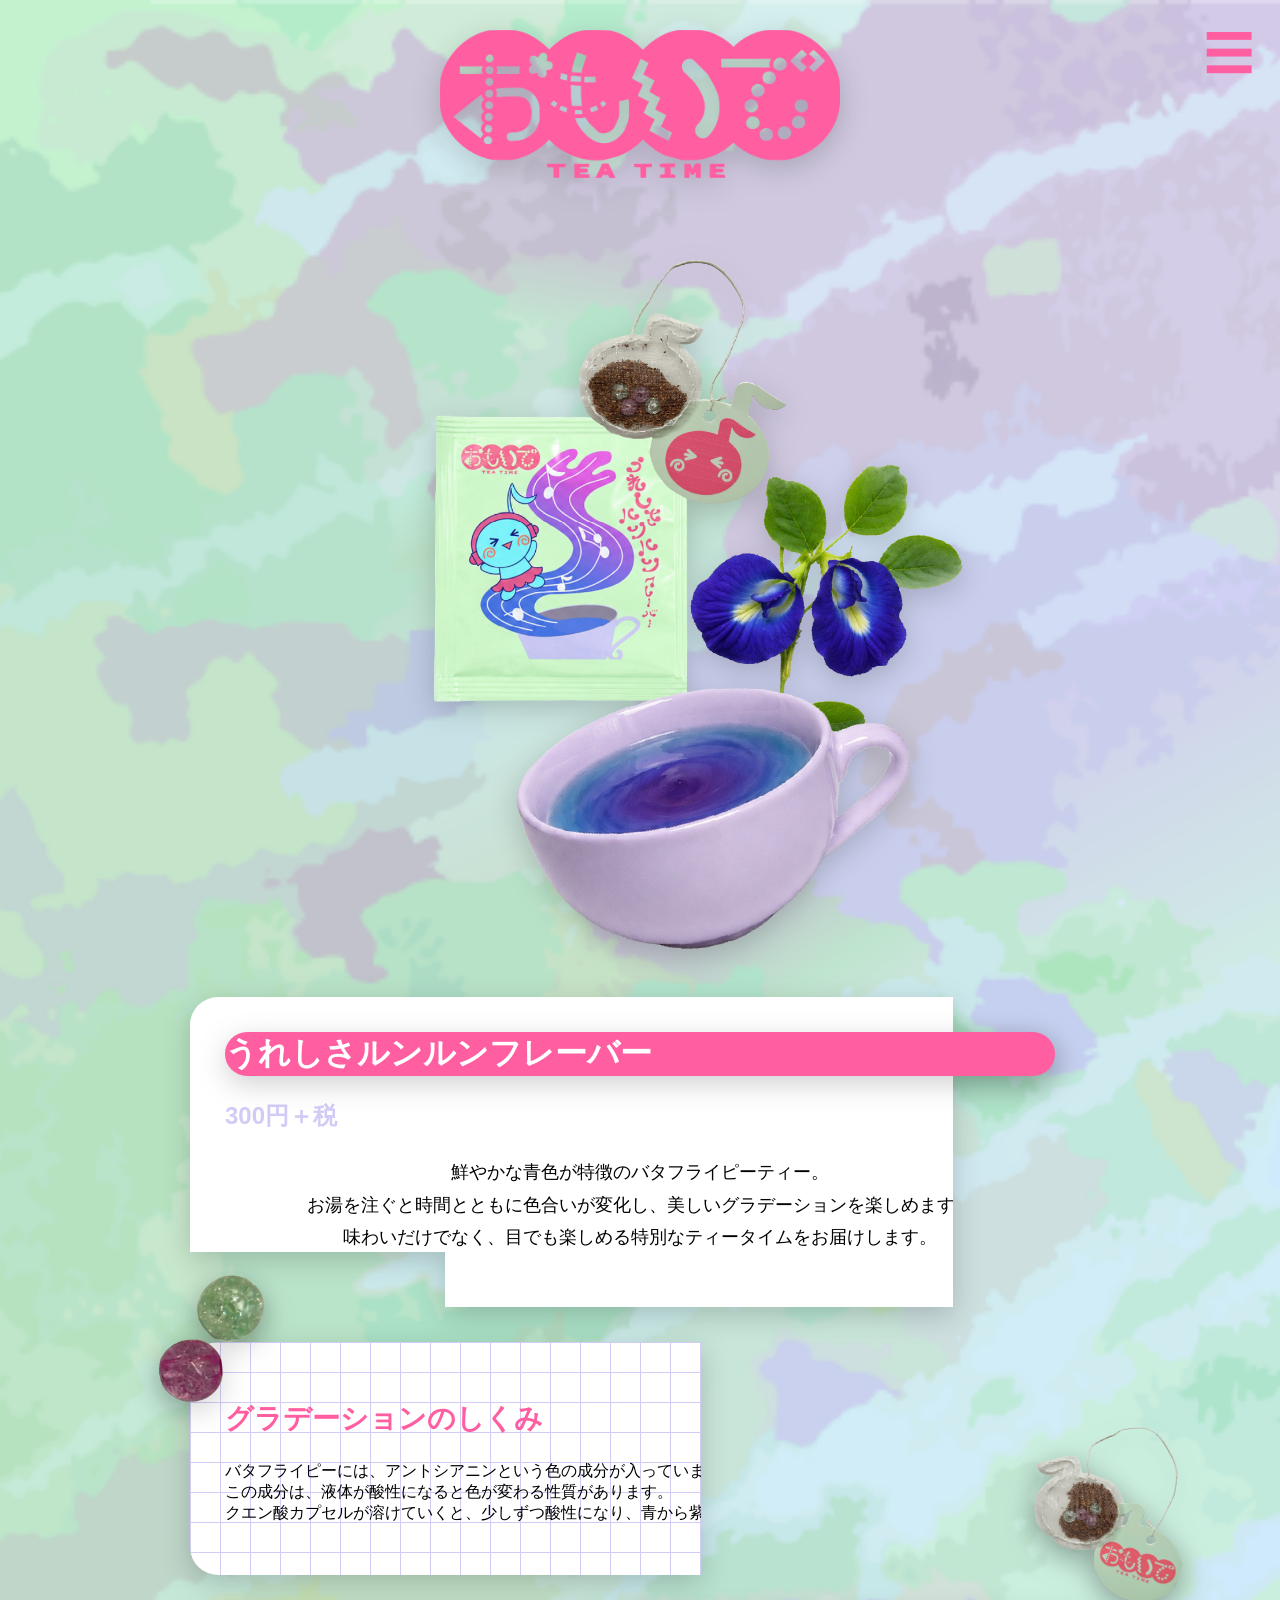
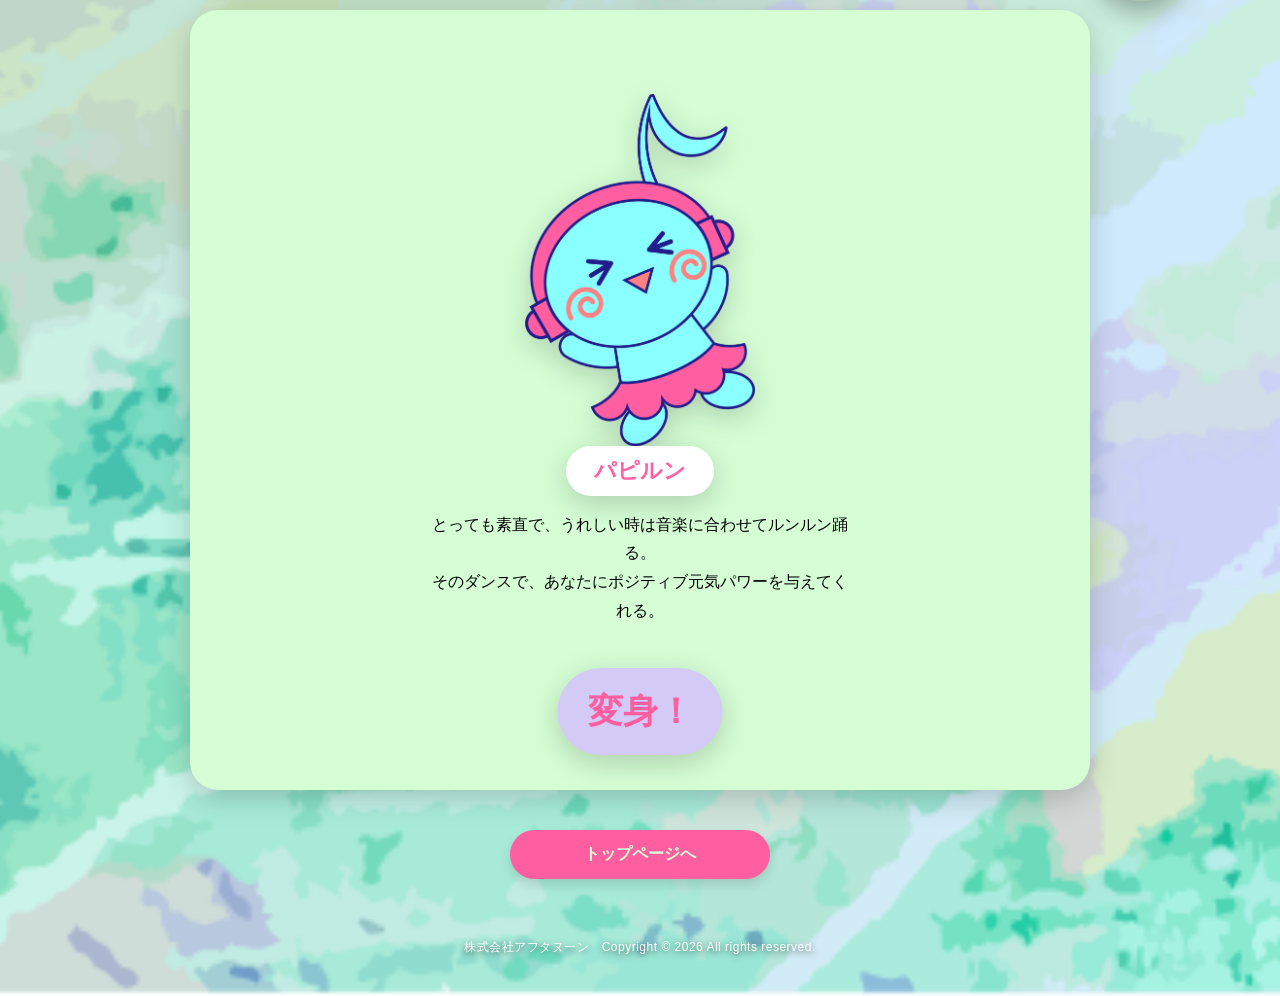
<file: runrun.html>
<!DOCTYPE html>
<html lang="ja">
<head>
<meta charset="UTF-8">
<meta name="viewport" content="width=device-width, initial-scale=1.0">
<title>うれしさルンルンフレーバー</title>
<link rel="stylesheet" href="css/runrun.css">
</head>

<body>
  <div class="menu-wrap">

  <button id="menuOpen" class="menu-open">☰</button>

  <div id="menuBg" class="menu-bg"></div>

  <div id="menuPanel" class="menu-panel">

  <button id="menuClose" class="menu-close">×</button>

  <button id="flavorToggle" class="menu-item flavor-toggle">
    フレーバー ▼
  </button>

  <div id="flavorMenu" class="flavor-menu">

    <a href="loading.html?next=kirakira.html"
   class="flavor-link flavor-kira"
   onclick="localStorage.setItem('loadingFlavor','kirakira')">
  心がキラキラフレーバー
</a>

<a href="loading.html?next=pachipachi.html"
   class="flavor-link flavor-pachi"
   onclick="localStorage.setItem('loadingFlavor','pachipachi')">
  たのしさパチパチフレーバー
</a>

<a href="loading.html?next=powapowa.html"
   class="flavor-link flavor-powa"
   onclick="localStorage.setItem('loadingFlavor','powapowa')">
  しあわせぽわぽわフレーバー
</a>

<a href="loading.html?next=runrun.html"
   class="flavor-link flavor-run"
   onclick="localStorage.setItem('loadingFlavor','runrun')">
  うれしさルンルンフレーバー
</a>

  </div>

  <div class="line"></div>

  <a href="company.html" class="menu-item">
    会社概要
  </a>

  <div class="line"></div>

  <a href="faq.html" class="menu-item">
    よくある質問
  </a>

  <div class="line"></div>

  <a href="index.html" class="menu-item">
    トップページへ
  </a>

</div>

<img src="run/rrlogo.png" class="logo">
<img src="run/r1.png" class="hero-img">
<div class="wrap">

  <!-- 1枚目 -->
  <div class="card product-card">

    <h1>うれしさルンルンフレーバー</h1>

    <p class="price">300円＋税</p>

    <p class="text1">
            鮮やかな青色が特徴のバタフライピーティー。
            <br>お湯を注ぐと時間とともに色合いが変化し、美しいグラデーションを楽しめます。
            <br>味わいだけでなく、目でも楽しめる特別なティータイムをお届けします。
    </p>

  </div>

  <!-- 2枚目 -->
  <div class="card grid-card">

    <img src="run/r3.png" class="corner left-top">
    <img src="run/r4.png" class="corner right-bottom">

    <h2>グラデーションのしくみ</h2>

    <p class="text">
            バタフライピーには、アントシアニンという色の成分が入っています。
            <br>この成分は、液体が酸性になると色が変わる性質があります。
            <br>クエン酸カプセルが溶けていくと、少しずつ酸性になり、青から紫へ変化します。


  </div>


  <!-- 3枚目 -->
<div class="card char-card">

  <div class="img-wrap">

    <!-- ぬいぐるみ or キャラ -->
    <img src="run/e.png" class="char-img" id="charImg">

    <!-- キラキラ -->
    <div class="effect-layer" id="effectLayer"></div>

  </div>

  <!-- 文字 -->
  <div class="name-box" id="nameBox">パピルン</div>

  <p class="text" id="desc">とっても素直で、うれしい時は音楽に合わせてルンルン踊る。
    <br>そのダンスで、あなたにポジティブ元気パワーを与えてくれる。</p>


  <!-- マーク -->

  <p class="reward-text" id="rewardText">
    パッケージ裏のマークを30枚あつめると、<br>パピルンぬいぐるみが必ずもらえる！
  </p>

  <img src="run/rmark.png" class="mark-img" id="markImg">

  <button class="change-btn" onclick="changeChar()">
    変身！
  </button>

</div>
<a href="index.html" class="top-btn">
    トップページへ

</a>
<footer class="footer">
  株式会社アフタヌーン　Copyright © 2026 All rights reserved.
</footer>

<script>

let changed = false;

function changeChar(){

  const img = document.getElementById("charImg");
  const name = document.getElementById("nameBox");
  const desc = document.getElementById("desc");
  const mark = document.getElementById("markImg");
  const reward = document.getElementById("rewardText");
  const effect = document.getElementById("effectLayer");

  changed = !changed;

  for(let i = 0; i < 60; i++){

    const s = document.createElement("div");

    const colors = ["white","purple","green"];
    s.classList.add("spark", colors[Math.floor(Math.random()*3)]);

    const angle = Math.random() * Math.PI * 2;
    const dist = 80 + Math.random() * 300;

    s.style.setProperty("--x", Math.cos(angle) * dist + "px");
    s.style.setProperty("--y", Math.sin(angle) * dist + "px");

    const size = 6 + Math.random() * 6;
    s.style.width = size + "px";
    s.style.height = size + "px";

    effect.appendChild(s);

    setTimeout(() => s.remove(), 800);
  }

  if(changed){

  img.src = "run/rnui.png";
  name.style.display = "none";

  desc.style.display = "none";

  mark.style.display = "block";

  reward.style.display = "block";

  img.classList.remove("bounce");
  void img.offsetWidth;
  img.classList.add("bounce");

}else{

  img.src = "run/e.png";

  name.style.display = "block";

  desc.style.display = "block";

  desc.innerHTML =
    "心の中の“ときめき”を見つけるのが得意。<br>あなたのティーカップに魔法をかけて、ティータイムをもっと特別にしてくれる。";

  mark.style.display = "none";

  reward.style.display = "none";
}
}

</script>

<script>
document.addEventListener("DOMContentLoaded", () => {

  const openBtn = document.getElementById("menuOpen");
  const closeBtn = document.getElementById("menuClose");
  const panel = document.getElementById("menuPanel");
  const bg = document.getElementById("menuBg");

  openBtn.addEventListener("click", () => {
  panel.classList.add("open");
  bg.classList.add("open");
  document.body.classList.add("menu-opened"); // ←追加
});

closeBtn.addEventListener("click", () => {
  panel.classList.remove("open");
  bg.classList.remove("open");
  document.body.classList.remove("menu-opened"); // ←追加
});

bg.addEventListener("click", () => {
  panel.classList.remove("open");
  bg.classList.remove("open");
  document.body.classList.remove("menu-opened"); // ←追加
});

});

const cards = document.querySelectorAll(".card");

const observer = new IntersectionObserver((entries) => {
  entries.forEach(entry => {
    if(entry.isIntersecting){
      entry.target.classList.add("show");
    }
  });
}, {
  threshold: 0.15
});

cards.forEach(card => {
  observer.observe(card);
});

</script>

<script>
const flavorToggle =
  document.getElementById("flavorToggle");

const flavorMenu =
  document.getElementById("flavorMenu");

flavorToggle.addEventListener("click", () => {

  flavorMenu.classList.toggle("open");

  if (flavorMenu.classList.contains("open")) {
    flavorToggle.textContent = "フレーバー ▲";
  } else {
    flavorToggle.textContent = "フレーバー ▼";
  }

});
</script>

</body>

</html>
</file>
<file: css/style.css>
body{
  margin:0;
  font-family:sans-serif;

  background:url('../img/haikei.png') center/cover no-repeat;
  background-attachment:fixed;

  min-height:100vh;

  overflow-x:hidden; 
}
.hero{
  min-height:100vh;
  display:flex;
  flex-direction:column;
  align-items:center;
  justify-content:flex-start;
  gap:30px;
  padding-top:40px;
}

/* ロゴ */
.logo{
  width:800px;   /* ←ちょい現実的に小さくする */
  max-width:80%;
}

.characters{
  display:flex;
  justify-content:center;
  gap:80px;
  align-items:flex-end;
}

/* 個別サイズ */
.kira{ width:240px; 
height:auto;
position:relative;
left:-20px;
}

.pachi{ width:320px; 
height:auto; 
position:relative;
top:80px;
}

.powa{ width:300px; 
height:auto
; position:relative;
left:-40px;
top:20px}

.run{ width:190px; 
height:auto; }

.characters img{
  cursor:pointer;
  transition: transform 0.2s;
  display:inline-block;
}

/* かわいいぽよん */
.characters img:hover{
  transform: scale(1.08);
  animation: none;
}

@keyframes pop{
  0%   { transform: scale(1); }
  60%  { transform: scale(1.12); }
  100% { transform: scale(1.06); }
}

.logo,
.characters img{
  filter: drop-shadow(0px 6px 10px rgba(0,0,0,0.25));
}

@keyframes float_kira {
  0%   { transform: translateY(0px); }
  50%  { transform: translateY(-20px); }
  100% { transform: translateY(0px); }
}

@keyframes float_pachi {
  0%   { transform: translateY(0px) rotate(-2deg); }
  50%  { transform: translateY(-30px) rotate(2deg); }
  100% { transform: translateY(0px) rotate(-2deg); }
}

@keyframes float_powa {
  0%   { transform: translateY(0px); }
  50%  { transform: translateY(-10px); }
  100% { transform: translateY(0px); }
}

@keyframes float_run {
  0%   { transform: translateY(0px) scale(1); }
  50%  { transform: translateY(-15px) scale(1.05); }
  100% { transform: translateY(0px) scale(1); }
}

.kira{
  animation: float_kira 3s ease-in-out infinite;
}

.pachi{
  animation: float_pachi 1.8s ease-in-out infinite;
}

.powa{
  animation: float_powa 4s ease-in-out infinite;
}

.run{
  animation: float_run 2.5s ease-in-out infinite;
}

.char{
  position:relative;
  display:inline-block;
  text-decoration:none; /* aタグの下線消す */
}

/* 画像 */
.char img{
  cursor:pointer;
  transition:0.2s;
  display:block;
}

/* ぽよん */
.char:hover img{
  transform:scale(1.08);
}

.hint{
  position:absolute;
  top:100%;              /* ←キャラの真下に出す */
  left:50%;
  transform:translateX(-50%) translateY(8px);

  background:white;
  padding:6px 12px;
  border-radius:999px;

  font-size:13px;
  font-weight:700;
  white-space:nowrap;

  opacity:0;
  transition:0.2s;
  pointer-events:none;
}

/* hoverで出る */
.char:hover .hint{
  opacity:1;
  transform:translateX(-50%) translateY(12px);
  filter:drop-shadow(0 4px 8px rgba(0,0,0,0.15));
}

/* キラキラ */
.hint-kira{
  background:rgb(208,251,252
  );
  color:rgb(75,167,248);
}

/* パチパチ */
.hint-pachi{
  background:rgb(255,226,231);
  color:rgb(23,211,151);
}

/* ぽわぽわ */
.hint-powa{
  background:rgb(251,253,174);
  color:rgb(255,130,130);
}

/* ルンルン */
.hint-run{
  background:rgb(213,254,213);
  color:rgb(255,94,161);
}

.menu-open{
  position:fixed;
  top:20px;
  right:20px;
  font-size:50px;
  background:none;
  border:none;
  cursor:pointer;
  z-index:10001;
  color:rgb(255,255,255);
}

/* 開いた時 */
body.menu-opened .menu-open{
  color:black;
}

.menu-bg{
  position:fixed;
  inset:0;
  background:rgba(0,0,0,0.4);
  opacity:0;
  pointer-events:none;
  transition:0.2s;
  z-index:10000;
}

.menu-panel{
  position:fixed;
  top:0;
  right:0;

  width:300px;
  height:100vh;

  background:white;
  padding:60px 20px;

  display:flex;
  flex-direction:column;
  gap:10px;

  transform: translateX(100%); /* ←これで完全に隠す */
  transition:0.3s ease;

  z-index:10002;

}

.menu-panel.open{
  transform: translateX(0);
}


.menu-bg.open{
  opacity:1;
  pointer-events:auto;
}

.menu-close{
  position:absolute;
  top:20px;
  right:20px;
  font-size:30px;
  background:none;
  border:none;
  cursor:pointer;
}

.menu-item{
  text-decoration:none;
  color:#333;
  font-size:18px;
  font-weight:bold;
  padding:10px 0;
}

.line{
  height:1px;
  background:#ddd;
}

.concept{
  width:1200px;
  margin:80px auto 40px;
  text-align:center;

  background: rgba(255, 255, 255, 0.75); /* ←ここ重要 */
  padding:40px 30px;
  border-radius:20px;

  filter: drop-shadow(0 6px 12px rgba(0,0,0,0.15));
}

.concept h2{
  font-size:28px;
  color:rgb(0, 0, 0);
  margin-bottom:15px;
}

.concept p{
  font-size:18px;
  line-height:1.8;
  color:#000000;
}

/* 楽しみ方 */
.howto{
  width:800px;
  margin:60px auto;
  text-align:center;
  filter: drop-shadow(0 6px 12px rgba(0,0,0,0.15));
}

.howto h2{
  font-size:30px;
  background-color:rgb(255, 156, 156);
  margin-bottom:20px;
  color:rgb(255, 255, 255);
  border-radius:10px;
}

.howto ol{
  text-align:left;
  display:inline-block;
  font-size:18px;
  line-height:2;
  color:#333;
}

/* 画像 */
.showcase{
  width:900px;
  margin:60px auto 100px;
  display:flex;
  justify-content:center;
  gap:20px;
}

.showcase img{
  width:1300px;
  border-radius:20px;
  filter:drop-shadow(0 6px 12px rgba(0,0,0,0.15));
}

.footer{
  text-align:center;
  font-size:12px;
  color:white;

  margin:60px 0 20px;

  text-shadow: 0 2px 6px rgba(0,0,0,0.6);
  letter-spacing:0.5px;
}

.btn{
  display: block;
  margin: 30px auto 0;
  width: fit-content;
  margin-top:30px;
  padding:14px 28px;
  background:rgb(255, 255, 255);
  color:rgb(255,156,156);
  text-decoration:none;
  border-radius:999px;
  font-weight:700;
  transition:0.2s;
  text-align:center;
filter:drop-shadow(0 8px 14px rgba(0,0,0,0.12));
}

.btn:hover{
  transform:translateY(-2px);
}

/* カード基準 */
.concept{
  position:relative;
  overflow:visible;
}

/* 初期：見えない */
.floating-tea{
  position:absolute;

  width:450px;
  height:auto;
  border-radius:50%;

  filter:drop-shadow(0 8px 14px rgba(0,0,0,.18));

  opacity:0;
  transform:translateY(50px);

  transition:
    opacity .8s ease,
    transform .8s ease;

    filter:drop-shadow(0 8px 14px rgba(0,0,0,.18));
}

/* 見えたら */
.floating-tea.show{
  opacity:1;
  transform:translateY(0);
}

/* 配置 */
.tea-a{
  top:-100px;
  left:-350px;
}

.tea-b{
  top:110px;
  right:-350px;
}

.tea-c{
  top:450px;
  left:-350px;
}

.tea-d{
  bottom:-100px;
  right:-350px;
}

.fade-in{
  opacity:0;
  transform:translateY(40px);
  transition:0.8s ease;
}

.fade-in.show{
  opacity:1;
  transform:translateY(0);
}

.flavor-toggle{
  width:100%;
  text-align:left;

  background:none;
  border:none;

  font-size:18px;
  font-weight:bold;
  color:#333;
font-family: sans-serif;

  cursor:pointer;
}

/* 最初閉じる */
.flavor-menu{
  max-height:0;
  overflow:hidden;

  display:flex;
  flex-direction:column;

  transition:.25s ease;
}

/* 開いた */
.flavor-menu.open{
  max-height:300px;
}

/* 各リンク */
/* 共通 */
.flavor-link{
  display:block;

  text-decoration:none;

  font-family:sans-serif;
  font-size:18px;
  font-weight:bold;

  color:#333;

  padding:10px 14px;
  margin:4px 0;

  border-radius:12px;

  transition:.2s;
  
}

/* キラキラ */
.flavor-kira:hover{
  color:rgb(75,167,248);
  background:rgb(208,251,252);
}

/* パチパチ */
.flavor-pachi:hover{
  color:rgb(23,211,151);
  background:rgb(255,226,231);
}

/* ぽわぽわ */
.flavor-powa:hover{
  color:rgb(255,130,130);
  background:rgb(251,253,174);
}

/* ルンルン */
.flavor-run:hover{
  color:rgb(255,94,161);
  background:rgb(213,254,213);
}
</file>
<file: css/kirakira.css>
body{
  margin:0;
  font-family:sans-serif;

  background:url('../kira/k.png') center/cover no-repeat;
  min-height:100vh;
}

.hero-img{

  width:600px;

  display:block;

  margin:0 auto 30px;
  position:relative;
  left:90px;
  top:50px;
  filter:drop-shadow(0 8px 14px rgba(0,0,0,.18));
}

.logo{
  display:block;

  width:400px;
  height:auto;

  margin-left:auto;
  margin-right:auto;
  margin-top:30px;
  margin-bottom:20px;

  filter:drop-shadow(0 8px 14px rgba(0,0,0,.18));
}

.wrap{
  width:900px;
  margin:40px auto;
}

/* 共通 */
.card{
  background:white;
  border-radius:28px;
  margin-bottom:35px;
  padding:35px;
  position:relative;
  filter:drop-shadow(0 8px 14px rgba(0,0,0,.18));
}

/* 1枚目 */
.product-card{
  min-height:220px;
 
}

/* 飾り */
.corner{
  width:200px;
  position:absolute;
  filter:drop-shadow(0 8px 14px rgba(0,0,0,.18));
}

.left-top{
  top:-90px;
  left:-80px;
}

.right-bottom{
  right:-120px;
  bottom:-40px;
}

/* 文字 */
h1{
  font-size:32px;
  margin:0;
  background-color:rgb(75,167,248);
  color:white;
  border-radius:999px;
  filter:drop-shadow(0 8px 14px rgba(0,0,0,.18));
}

h2{
  font-size:28px;
  color:rgb(75,167,248);
}

.price{
  font-size:24px;
  font-weight:700;
  color:rgb(255,229,0);
}

.text1{
  font-size:18px;
  line-height:1.8;
  text-align:center;
  
}

.text2{
  font-size:18px;
  line-height:1.8;
  text-align:center;
  max-width:700px;
  margin:0 auto;
}

/* グリッド */
.grid-card{
  background:
    linear-gradient(rgb(255,229,0) 1px, transparent 1px),
    linear-gradient(90deg,rgb(255,229,0) 1px, transparent 1px),
    white;

  background-size:30px 30px;
}

/* 3枚目 */
.char-card{
  height:620px;

  display:flex;
  flex-direction:column;
  align-items:center;
  justify-content:center;

  text-align:center;
  position:relative;

  padding:40px 35px 120px;

  overflow:hidden;
  background:rgb(208,251,252);
}

.img-wrap{
  position:relative;
  width:230px;
  margin:0 auto 18px;

  animation: bounce 0.3s ease;
}

.name-box{
  margin-bottom:18px;
}

#desc{
  width: 420px;
  margin: 0 auto;
  text-align: center;
  line-height: 1.8;
}


.char-img{
  width:230px;
  margin:0 auto;
  display:block;
  filter:drop-shadow(0 8px 14px rgba(0,0,0,.18));
  animation: bounce 0.3s ease;
  
}

.name-box{

  display:block;

  background:rgb(255, 255, 255);

  padding:10px 28px;

  border-radius:999px;

  font-size:22px;

  font-weight:700;

  margin-bottom:15px;

  color:rgb(75,167,248);

  filter:drop-shadow(0 8px 14px rgba(0,0,0,.18));
  animation:bounce 0.3s ease;

}

.mark-img{

  width: 200px;

  display:block;

  margin:20px auto;
  display:none;
  filter:drop-shadow(0 8px 14px rgba(0,0,0,.18));
animation: bounce 0.3s ease 
}

.reward-text{
  display:none;

  position:relative;

  text-align:center;
  font-size:20px;
  line-height:1.7;
  font-weight:700;

  color:rgb(75,167,248);

  background:white;

  padding:18px 24px;

  border-radius:24px;

  margin:18px auto 12px;

  width:fit-content;
  max-width:520px;

  box-shadow:0 8px 14px rgba(0,0,0,.18);

  animation:bounce 0.3s ease;
}

/* 吹き出しのしっぽ */
.reward-text::after{
  content:"";

  position:absolute;

  top:-12px;
  left:50%;

  transform:translateX(-50%);

  border-left:12px solid transparent;
  border-right:12px solid transparent;
  border-bottom:18px solid white;

}

.char-box{
  display:flex;
  flex-direction:column;
  align-items:center;
  justify-content:center;
  width:100%;
}

/* ボタン */

@keyframes bounce{

  0%{
    transform:scale(1);
  }

  40%{
    transform:scale(1.08);
  }

  100%{
    transform:scale(1);
  }
}

.bounce{
  animation:bounce .35s ease;
}

.change-btn{
  position:absolute;
  bottom:40px;
  left:50%;
  transform:translateX(-50%); /* ←これ追加 */
  text-align:center;
  color:rgb(75,167,248);
  background:rgb(254,247,194);
  border:none;
  border-radius:999px;

  padding:20px 30px;
  font-size:35px;
  font-weight:700;

  cursor:pointer;
  transition:.2s;
  filter:drop-shadow(0 8px 14px rgba(0,0,0,.18));
}

.change-btn:hover{
  transform:translateX(-50%) translateY(-2px) scale(1.05);
}

/* ぽよん */
@keyframes bounce{

  0%{
    transform:scale(1);
  }

  40%{
    transform:scale(1.08);
  }

  100%{
    transform:scale(1);
  }
}

.bounce{
  animation:bounce .35s ease;
}

.top-btn{
  display:block;

  width:220px;

  margin:40px auto 50px;

  text-align:center;
  text-decoration:none;

  background:rgb(75,167,248);
  color:rgb(208,251,252);

  border-radius:999px;

  padding:14px 20px;

  font-size:16px;
  font-weight:700;

  box-shadow:0 6px 12px rgba(0,0,0,.12);

  transition:.2s;
}

.top-btn:hover{
  transform:translateY(-2px);
}

.img-wrap{
  position:relative;
  width:230px;
  margin:0 auto;
}


/* 画像 */
.char-img{
  width:230px;
  display:block;
}

/* ★画像の上に完全重ねる */
.effect-layer{
  position:absolute;
  left:0;
  top:0;
  width:100%;
  height:100%;
  pointer-events:none;
  overflow:visible;
}

/* キラキラ粒 */
.spark{
  position:absolute;
  left:50%;
  top:50%;
  width:10px;
  height:10px;
  border-radius:50%;
  transform:translate(-50%,-50%);
  animation:fly 0.9s ease-out forwards;
}

.spark.white{ background:white; }
.spark.blue{ background:#aeefff; }
.spark.yellow{ background:#fff2a8; }

@keyframes fly{
  0%{
    transform:translate(-50%,-50%) scale(1);
    opacity:1;
  }
  100%{
    transform:translate(calc(-50% + var(--x)), calc(-50% + var(--y))) scale(0.2);
    opacity:0;
  }
}

.menu-open{
  position:fixed;
  top:20px;
  right:20px;
  font-size:50px;
  background:none;
  border:none;
  cursor:pointer;
  z-index:10001;
  color:rgb(75,167,248);
}

/* 開いた時 */
body.menu-opened .menu-open{
  color:black;
}

.menu-bg{
  position:fixed;
  inset:0;
  background:rgba(0,0,0,0.4);
  opacity:0;
  pointer-events:none;
  transition:0.2s;
  z-index:10000;
}

.menu-panel{
  position:fixed;
  top:0;
  right:0;

  width:300px;
  height:100vh;

  background:white;
  padding:60px 20px;

  display:flex;
  flex-direction:column;
  gap:10px;

  transform: translateX(100%); /* ←これで完全に隠す */
  transition:0.3s ease;

  z-index:10002;

}

.menu-panel.open{
  transform: translateX(0);
}


.menu-bg.open{
  opacity:1;
  pointer-events:auto;
}

.menu-close{
  position:absolute;
  top:20px;
  right:20px;
  font-size:30px;
  background:none;
  border:none;
  cursor:pointer;
}

.menu-item{
  text-decoration:none;
  color:#333;
  font-size:18px;
  font-weight:bold;
  padding:10px 0;
}

.line{
  height:1px;
  background:#ddd;
}

.footer{
  text-align:center;
  font-size:12px;
  color:white;

  margin:60px 0 20px;

  text-shadow: 0 2px 6px rgba(0,0,0,0.6);
  letter-spacing:0.5px;
}

.hero-img{
  opacity: 0;
  transform: translateY(20px);
  animation: fadeIn 1.2s ease forwards;
}

@keyframes fadeIn{
  to{
    opacity: 1;
    transform: translateY(0);
  }
}
.card{
  opacity: 0;
  transform: translateY(40px);
  transition: 0.8s ease;
}

/* 表示された状態 */
.card.show{
  opacity: 1;
  transform: translateY(0);
}

.card{
  opacity: 0;
  transform: translateY(40px);
  transition: 0.8s ease;
}

/* 表示された状態 */
.card.show{
  opacity: 1;
  transform: translateY(0);
}

.flavor-toggle{
  width:100%;
  text-align:left;

  background:none;
  border:none;

  font-size:18px;
  font-weight:bold;
  color:#333;
font-family: sans-serif;

  cursor:pointer;
}

/* 最初閉じる */
.flavor-menu{
  max-height:0;
  overflow:hidden;

  display:flex;
  flex-direction:column;

  transition:.25s ease;
}

/* 開いた */
.flavor-menu.open{
  max-height:300px;
}

/* 各リンク */
/* 共通 */
.flavor-link{
  display:block;

  text-decoration:none;

  font-family:sans-serif;
  font-size:18px;
  font-weight:bold;

  color:#333;

  padding:10px 14px;
  margin:4px 0;

  border-radius:12px;

  transition:.2s;
  
}

/* キラキラ */
.flavor-kira:hover{
  color:rgb(75,167,248);
  background:rgb(208,251,252);
}

/* パチパチ */
.flavor-pachi:hover{
  color:rgb(23,211,151);
  background:rgb(255,226,231);
}

/* ぽわぽわ */
.flavor-powa:hover{
  color:rgb(255,130,130);
  background:rgb(251,253,174);
}

/* ルンルン */
.flavor-run:hover{
  color:rgb(255,94,161);
  background:rgb(213,254,213);
}
</file>
<file: css/pachipachi.css>
body{
  margin:0;
  font-family:sans-serif;

  background:url('../pachi/p.png') center/cover no-repeat;
  min-height:100vh;
}

.hero-img{

  width:600px;

  display:block;

  margin:0 auto 30px;
  position:relative;
  left:90px;
  top:50px;
  filter:drop-shadow(0 8px 14px rgba(0,0,0,.18));
}

.logo{
  display:block;

  width:400px;
  height:auto;

  margin-left:auto;
  margin-right:auto;
  margin-top:30px;
  margin-bottom:20px;

  filter:drop-shadow(0 8px 14px rgba(0,0,0,.18));
}

.wrap{
  width:900px;
  margin:40px auto;
}

/* 共通 */
.card{
  background:white;
  border-radius:28px;
  margin-bottom:35px;
  padding:35px;
  position:relative;
  filter:drop-shadow(0 8px 14px rgba(0,0,0,.18));
}

/* 1枚目 */
.product-card{
  min-height:220px;
}

/* 飾り */
.corner{
  width:200px;
  position:absolute;
  filter:drop-shadow(0 8px 14px rgba(0,0,0,.18));
}

.left-top{
  top:-90px;
  left:-80px;
}

.right-bottom{
  right:-120px;
  bottom:-40px;
}

/* 文字 */
h1{
  font-size:32px;
  margin:0;
  background:rgb(23,211,151);
  color:white;
border-radius:999px;
filter:drop-shadow(0 8px 14px rgba(0,0,0,.18));
}

h2{
  font-size:28px;
  color:rgb(23,211,151);
}

.price{
  font-size:24px;
  font-weight:700;
  color:rgb(255,226,231);
}

.text1{
  font-size:18px;
  line-height:1.8;
  text-align:center;
  
}

.text2{
  font-size:18px;
  line-height:1.8;
  text-align:center;
  max-width:700px;
  margin:0 auto;
}

/* グリッド */
.grid-card{
  background:
    linear-gradient(rgb(214,255,214) 1px, transparent 1px),
    linear-gradient(90deg,rgb(214,255,214) 1px, transparent 1px),
    white;

  background-size:30px 30px;
}

/* 3枚目 */
.char-card{
  height:620px;

  display:flex;
  flex-direction:column;
  align-items:center;
  justify-content:center;

  text-align:center;
  position:relative;

  padding:40px 35px 120px;

  overflow:hidden;
  background:rgb(255,226,231);
}

.img-wrap{
  position:relative;
  width:230px;
  margin:0 auto 18px;
}

.name-box{
  margin-bottom:18px;
}

#desc{
  width:420px;
  margin:0 auto;
  line-height:1.8;
}

#desc{
  width: 420px;
  margin: 0 auto;
  text-align: center;
  line-height: 1.8;
  word-break: break-word;
}


.char-img{
  width:230px;
  margin:0 auto;
  display:block;
  filter:drop-shadow(0 8px 14px rgba(0,0,0,.18));
}

.name-box{

  display:block;

  background:#ffffff;

  color:rgb(23,211,151);

  padding:10px 28px;

  border-radius:999px;

  font-size:22px;

  font-weight:700;

  margin-bottom:15px;
  
  filter:drop-shadow(0 8px 14px rgba(0,0,0,.18));

  animation: bounce 0.3s ease;
}

.mark-img{

  width: 200px;

  display:block;

  margin:20px auto;
  display:none;
  filter:drop-shadow(0 8px 14px rgba(0,0,0,.18));

  animation: bounce 0.3s ease;

}

.reward-text{
  display:none;

  position:relative;

  text-align:center;
  font-size:20px;
  line-height:1.7;
  font-weight:700;

  color:rgb(15,211,148);

  background:white;

  padding:18px 24px;

  border-radius:24px;

  margin:18px auto 12px;

  width:fit-content;
  max-width:520px;

  box-shadow:0 8px 14px rgba(0,0,0,.18);

  animation: bounce 0.3s ease;
}

/* 吹き出しのしっぽ */
.reward-text::after{
  content:"";

  position:absolute;

  top:-12px;
  left:50%;

  transform:translateX(-50%);

  border-left:12px solid transparent;
  border-right:12px solid transparent;
  border-bottom:18px solid white;
}
.char-box{
  display:flex;
  flex-direction:column;
  align-items:center;
  justify-content:center;
  width:100%;
}

/* ボタン */

@keyframes bounce{

  0%{
    transform:scale(1);
  }

  40%{
    transform:scale(1.08);
  }

  100%{
    transform:scale(1);
  }
}

.bounce{
  animation:bounce .35s ease;
}

.change-btn{
  position:absolute;
  bottom:35px;
  left:50%;
  transform:translateX(-50%); /* ←これ追加 */
  text-align:center;

  background:rgb(214,255,214);
  color:rgb(23,211,151);
  border:none;
  border-radius:999px;

  padding:20px 30px;
  font-size:35px;
  font-weight:700;

  cursor:pointer;
  transition:.2s;
  filter:drop-shadow(0 8px 14px rgba(0,0,0,.18));
}

.change-btn:hover{
  transform:translateX(-50%) translateY(-2px) scale(1.05);
}

/* ぽよん */
@keyframes bounce{

  0%{
    transform:scale(1);
  }

  40%{
    transform:scale(1.08);
  }

  100%{
    transform:scale(1);
  }
}

.bounce{
  animation:bounce .35s ease;
}

.top-btn{
  display:block;

  width:220px;

  margin:40px auto 50px;

  text-align:center;
  text-decoration:none;

  background:rgb(23,211,151);
  color:rgb(255,226,231);

  border-radius:999px;

  padding:14px 20px;

  font-size:16px;
  font-weight:700;

  box-shadow:0 6px 12px rgba(0,0,0,.12);

  transition:.2s;
}

.top-btn:hover{
  transform:translateY(-2px);
}

.img-wrap{
  position:relative;
  width:230px;
  margin:0 auto;
}


/* 画像 */
.char-img{
  width:230px;
  display:block;
}

/* ★画像の上に完全重ねる */
.effect-layer{
  position:absolute;
  left:0;
  top:0;
  width:100%;
  height:100%;
  pointer-events:none;
  overflow:visible;
}

/* キラキラ粒 */
.spark{
  position:absolute;
  left:50%;
  top:50%;
  width:10px;
  height:10px;
  border-radius:50%;
  transform:translate(-50%,-50%);
  animation:fly 0.9s ease-out forwards;
}

.spark.white{ background:white; }
.spark.blue{ background:#aeefff; }
.spark.yellow{ background:#fff2a8; }

@keyframes fly{
  0%{
    transform:translate(-50%,-50%) scale(1);
    opacity:1;
  }
  100%{
    transform:translate(calc(-50% + var(--x)), calc(-50% + var(--y))) scale(0.2);
    opacity:0;
  }
}

.menu-open{
  position:fixed;
  top:20px;
  right:20px;
  font-size:50px;
  background:none;
  border:none;
  cursor:pointer;
  z-index:10001;
  color:rgb(23,211,151);
}

/* 開いた時 */
body.menu-opened .menu-open{
  color:black;
}

.menu-bg{
  position:fixed;
  inset:0;
  background:rgba(0,0,0,0.4);
  opacity:0;
  pointer-events:none;
  transition:0.2s;
  z-index:10000;
}

.menu-panel{
  position:fixed;
  top:0;
  right:0;

  width:300px;
  height:100vh;

  background:white;
  padding:60px 20px;

  display:flex;
  flex-direction:column;
  gap:10px;

  transform: translateX(100%); /* ←これで完全に隠す */
  transition:0.3s ease;

  z-index:10002;

}

.menu-panel.open{
  transform: translateX(0);
}


.menu-bg.open{
  opacity:1;
  pointer-events:auto;
}

.menu-close{
  position:absolute;
  top:20px;
  right:20px;
  font-size:30px;
  background:none;
  border:none;
  cursor:pointer;
}

.menu-item{
  text-decoration:none;
  color:#333;
  font-size:18px;
  font-weight:bold;
  padding:10px 0;
}

.line{
  height:1px;
  background:#ddd;
}

.footer{
  text-align:center;
  font-size:12px;
  color:white;

  margin:60px 0 20px;

  text-shadow: 0 2px 6px rgba(0,0,0,0.6);
  letter-spacing:0.5px;
}

.hero-img{
  opacity: 0;
  transform: translateY(20px);
  animation: fadeIn 1.2s ease forwards;
}

@keyframes fadeIn{
  to{
    opacity: 1;
    transform: translateY(0);
  }
}

.card{
  opacity: 0;
  transform: translateY(40px);
  transition: 0.8s ease;
}

/* 表示された状態 */
.card.show{
  opacity: 1;
  transform: translateY(0);
}

.flavor-toggle{
  width:100%;
  text-align:left;

  background:none;
  border:none;

  font-size:18px;
  font-weight:bold;
  color:#333;
font-family: sans-serif;

  cursor:pointer;
}

/* 最初閉じる */
.flavor-menu{
  max-height:0;
  overflow:hidden;

  display:flex;
  flex-direction:column;

  transition:.25s ease;
}

/* 開いた */
.flavor-menu.open{
  max-height:300px;
}

/* 各リンク */
/* 共通 */
.flavor-link{
  display:block;

  text-decoration:none;

  font-family:sans-serif;
  font-size:18px;
  font-weight:bold;

  color:#333;

  padding:10px 14px;
  margin:4px 0;

  border-radius:12px;

  transition:.2s;
  
}

/* キラキラ */
.flavor-kira:hover{
  color:rgb(75,167,248);
  background:rgb(208,251,252);
}

/* パチパチ */
.flavor-pachi:hover{
  color:rgb(23,211,151);
  background:rgb(255,226,231);
}

/* ぽわぽわ */
.flavor-powa:hover{
  color:rgb(255,130,130);
  background:rgb(251,253,174);
}

/* ルンルン */
.flavor-run:hover{
  color:rgb(255,94,161);
  background:rgb(213,254,213);
}
</file>
<file: css/powapowa.css>
body{
  margin:0;
  font-family:sans-serif;

  background:url('../powa/p.png') center/cover no-repeat;
  min-height:100vh;
}

.hero-img{

  width:600px;

  display:block;

  margin:0 auto 30px;
  position:relative;
  left:90px;
  top:50px;
  filter:drop-shadow(0 8px 14px rgba(0,0,0,.18));
}

.logo{
  display:block;

  width:400px;
  height:auto;

  margin-left:auto;
  margin-right:auto;
  margin-top:30px;
  margin-bottom:20px;

  filter:drop-shadow(0 8px 14px rgba(0,0,0,.18));
}

.wrap{
  width:900px;
  margin:40px auto;
}

/* 共通 */
.card{
  background:white;
  border-radius:28px;
  margin-bottom:35px;
  padding:35px;
  position:relative;
  filter:drop-shadow(0 8px 14px rgba(0,0,0,.18));
}

/* 1枚目 */
.product-card{
  min-height:220px;
}

/* 飾り */
.corner{
  width:200px;
  position:absolute;
  filter:drop-shadow(0 8px 14px rgba(0,0,0,.18));
}

.left-top{
  top:-90px;
  left:-80px;
}

.right-bottom{
  right:-120px;
  bottom:-40px;
}

/* 文字 */
h1{
  font-size:32px;
  margin:0;
  border-radius:999px;
  background:rgb(255,130,130);
  color:rgb(255,255,255);
  filter:drop-shadow(0 8px 14px rgba(0,0,0,.18));
}

h2{
  font-size:28px;
  color:rgb(255,130,130);
}

.price{
  font-size:24px;
  font-weight:700;
  color:rgb(255,226,231);
}

.text1{
  font-size:18px;
  line-height:1.8;
  text-align:center;
  
}

.text2{
  font-size:18px;
  line-height:1.8;
  text-align:center;
  max-width:700px;
  margin:0 auto;
}

/* グリッド */
.grid-card{
  background:
    linear-gradient(rgb(255,226,231) 1px, transparent 1px),
    linear-gradient(90deg,rgb(255,226,231) 1px, transparent 1px),
    white;

  background-size:30px 30px;
}

/* 3枚目 */
.char-card{
  height:620px;

  display:flex;
  flex-direction:column;
  align-items:center;
  justify-content:center;

  text-align:center;
  position:relative;

  padding:40px 35px 120px;

  overflow:hidden;
  background:rgb(251,253,174);
}

.img-wrap{
  position:relative;
  width:230px;
  margin:0 auto 18px;
}

.name-box{
  margin-bottom:18px;
}

#desc{
  width:420px;
  margin:0 auto;
  line-height:1.8;
}

#desc{
  width: 420px;
  margin: 0 auto;
  text-align: center;
  line-height: 1.8;
  word-break: break-word;
}


.char-img{
  width:230px;
  margin:0 auto;
  display:block;
  filter:drop-shadow(0 8px 14px rgba(0,0,0,.18));
}

.name-box{

  display:block;

  background:rgb(255, 255, 255);
  color:rgb(255, 130, 130);

  padding:10px 28px;

  border-radius:999px;

  font-size:22px;

  font-weight:700;

  margin-bottom:15px;

  filter:drop-shadow(0 8px 14px rgba(0,0,0,.18));

  animation: bounce 0.3s ease;

}

.mark-img{

  width: 200px;

  display:block;

  margin:20px auto;
  display:none;
  filter:drop-shadow(0 8px 14px rgba(0,0,0,.18));

  animation: bounce 0.3s ease;
}

.reward-text{
  display:none;

  position:relative;

  text-align:center;
  font-size:20px;
  line-height:1.7;
  font-weight:700;

  color:rgb(255,128,128);

  background:white;

  padding:18px 24px;

  border-radius:24px;

  margin:18px auto 12px;

  width:fit-content;
  max-width:520px;

  box-shadow:0 8px 14px rgba(0,0,0,.18);

  animation: bounce 0.3s ease;
}

/* 吹き出しのしっぽ */
.reward-text::after{
  content:"";

  position:absolute;

  top:-12px;
  left:50%;

  transform:translateX(-50%);

  border-left:12px solid transparent;
  border-right:12px solid transparent;
  border-bottom:18px solid white;
}

.char-box{
  display:flex;
  flex-direction:column;
  align-items:center;
  justify-content:center;
  width:100%;
}

/* ボタン */

@keyframes bounce{

  0%{
    transform:scale(1);
  }

  40%{
    transform:scale(1.08);
  }

  100%{
    transform:scale(1);
  }
}

.bounce{
  animation:bounce .35s ease;
}

.change-btn{
  position:absolute;
  bottom:35px;
  left:50%;
  transform:translateX(-50%); /* ←これ追加 */
  text-align:center;

  background:rgb(255,226,231);
  color:rgb(255,130,130);
  border:none;
  border-radius:999px;

  padding:20px 30px;
  font-size:35px;
  font-weight:700;

  cursor:pointer;
  transition:.2s;
  filter:drop-shadow(0 8px 14px rgba(0,0,0,.18));
}

.change-btn:hover{
  transform:translateX(-50%) translateY(-2px) scale(1.05);
}

/* ぽよん */
@keyframes bounce{

  0%{
    transform:scale(1);
  }

  40%{
    transform:scale(1.08);
  }

  100%{
    transform:scale(1);
  }
}

.bounce{
  animation:bounce .35s ease;
}

.top-btn{
  display:block;

  width:220px;

  margin:40px auto 50px;

  text-align:center;
  text-decoration:none;

  background:rgb(255,130,130);
  color:rgb(251,253,174);

  border-radius:999px;

  padding:14px 20px;

  font-size:16px;
  font-weight:700;

  box-shadow:0 6px 12px rgba(0,0,0,.12);

  transition:.2s;
}

.top-btn:hover{
  transform:translateY(-2px);
}

.img-wrap{
  position:relative;
  width:230px;
  margin:0 auto;
}


/* 画像 */
.char-img{
  width:230px;
  display:block;
}

/* ★画像の上に完全重ねる */
.effect-layer{
  position:absolute;
  left:0;
  top:0;
  width:100%;
  height:100%;
  pointer-events:none;
  overflow:visible;
}

/* キラキラ粒 */
.spark{
  position:absolute;
  left:50%;
  top:50%;
  width:10px;
  height:10px;
  border-radius:50%;
  transform:translate(-50%,-50%);
  animation:fly 0.9s ease-out forwards;
}

.spark.white{ background:white; }
.spark.blue{ background:#aeefff; }
.spark.yellow{ background:#fff2a8; }

@keyframes fly{
  0%{
    transform:translate(-50%,-50%) scale(1);
    opacity:1;
  }
  100%{
    transform:translate(calc(-50% + var(--x)), calc(-50% + var(--y))) scale(0.2);
    opacity:0;
  }
}

.menu-open{
  position:fixed;
  top:20px;
  right:20px;
  font-size:50px;
  background:none;
  border:none;
  cursor:pointer;
  z-index:10001;
  color:rgb(255, 130, 130);
}

/* 開いた時 */
body.menu-opened .menu-open{
  color:black;
}

.menu-bg{
  position:fixed;
  inset:0;
  background:rgba(0,0,0,0.4);
  opacity:0;
  pointer-events:none;
  transition:0.2s;
  z-index:10000;
}

.menu-panel{
  position:fixed;
  top:0;
  right:0;

  width:300px;
  height:100vh;

  background:white;
  padding:60px 20px;

  display:flex;
  flex-direction:column;
  gap:10px;

  transform: translateX(100%); /* ←これで完全に隠す */
  transition:0.3s ease;

  z-index:10002;

}

.menu-panel.open{
  transform: translateX(0);
}


.menu-bg.open{
  opacity:1;
  pointer-events:auto;
}

.menu-close{
  position:absolute;
  top:20px;
  right:20px;
  font-size:30px;
  background:none;
  border:none;
  cursor:pointer;
}

.menu-item{
  text-decoration:none;
  color:#333;
  font-size:18px;
  font-weight:bold;
  padding:10px 0;
}

.line{
  height:1px;
  background:#ddd;
}

.footer{
  text-align:center;
  font-size:12px;
  color:white;

  margin:60px 0 20px;

  text-shadow: 0 2px 6px rgba(0,0,0,0.6);
  letter-spacing:0.5px;
}

.hero-img{
  opacity: 0;
  transform: translateY(20px);
  animation: fadeIn 1.2s ease forwards;
}

@keyframes fadeIn{
  to{
    opacity: 1;
    transform: translateY(0);
  }
}

.card{
  opacity: 0;
  transform: translateY(40px);
  transition: 0.8s ease;
}

/* 表示された状態 */
.card.show{
  opacity: 1;
  transform: translateY(0);
}

.flavor-toggle{
  width:100%;
  text-align:left;

  background:none;
  border:none;

  font-size:18px;
  font-weight:bold;
  color:#333;
font-family: sans-serif;

  cursor:pointer;
}

/* 最初閉じる */
.flavor-menu{
  max-height:0;
  overflow:hidden;

  display:flex;
  flex-direction:column;

  transition:.25s ease;
}

/* 開いた */
.flavor-menu.open{
  max-height:300px;
}

/* 各リンク */
/* 共通 */
.flavor-link{
  display:block;

  text-decoration:none;

  font-family:sans-serif;
  font-size:18px;
  font-weight:bold;

  color:#333;

  padding:10px 14px;
  margin:4px 0;

  border-radius:12px;

  transition:.2s;
  
}

/* キラキラ */
.flavor-kira:hover{
  color:rgb(75,167,248);
  background:rgb(208,251,252);
}

/* パチパチ */
.flavor-pachi:hover{
  color:rgb(23,211,151);
  background:rgb(255,226,231);
}

/* ぽわぽわ */
.flavor-powa:hover{
  color:rgb(255,130,130);
  background:rgb(251,253,174);
}

/* ルンルン */
.flavor-run:hover{
  color:rgb(255,94,161);
  background:rgb(213,254,213);
}
</file>
<file: css/runrun.css>
body{
  margin:0;
  font-family:sans-serif;

  background:url('../run/r.png') center/cover no-repeat;
  min-height:100vh;
}

.hero-img{

  width:600px;

  display:block;

  margin:0 auto 30px;
  position:relative;
  left:90px;
  top:50px;
  filter:drop-shadow(0 8px 14px rgba(0,0,0,.18));
}

.logo{
  display:block;

  width:400px;
  height:auto;

  margin-left:auto;
  margin-right:auto;
  margin-top:30px;
  margin-bottom:20px;

  filter:drop-shadow(0 8px 14px rgba(0,0,0,.18));
}

.wrap{
  width:900px;
  margin:40px auto;
}

/* 共通 */
.card{
  background:white;
  border-radius:28px;
  margin-bottom:35px;
  padding:35px;
  position:relative;
  filter:drop-shadow(0 8px 14px rgba(0,0,0,.18));
}

/* 1枚目 */
.product-card{
  min-height:220px;
}

/* 飾り */
.corner{
  width:200px;
  position:absolute;
  filter:drop-shadow(0 8px 14px rgba(0,0,0,.18));
}

.left-top{
  top:-90px;
  left:-80px;
}

.right-bottom{
  right:-120px;
  bottom:-40px;
}

/* 文字 */
h1{
  font-size:32px;
  margin:0;
  border-radius:999px;
  background:rgb(255,94,161);
  color:rgb(255,255,255);
  filter:drop-shadow(0 8px 14px rgba(0,0,0,.18));
}

h2{
  font-size:28px;
  color:rgb(255,94,161);
}

.price{
  font-size:24px;
  font-weight:700;
  color:rgb(211,203,245);
}

.text1{
  font-size:18px;
  line-height:1.8;
  text-align:center;
  
}

.text2{
  font-size:18px;
  line-height:1.8;
  text-align:center;
  max-width:700px;
  margin:0 auto;
}

/* グリッド */
.grid-card{
  background:
    linear-gradient(rgb(211,203,245) 1px, transparent 1px),
    linear-gradient(90deg,rgb(211,203,245) 1px, transparent 1px),
    white;

  background-size:30px 30px;
}

/* 3枚目 */
.char-card{
  height:620px;

  display:flex;
  flex-direction:column;
  align-items:center;
  justify-content:center;

  text-align:center;
  position:relative;

  padding:40px 35px 120px;

  overflow:hidden;
  background:rgb(213,254,213);
}

.img-wrap{
  position:relative;
  width:230px;
  margin:0 auto 18px;
}

.name-box{
  margin-bottom:18px;
}

#desc{
  width:420px;
  margin:0 auto;
  line-height:1.8;
}

#desc{
  width: 420px;
  margin: 0 auto;
  text-align: center;
  line-height: 1.8;
  word-break: break-word;
}


.char-img{
  width:230px;
  margin:0 auto;
  display:block;
  filter:drop-shadow(0 8px 14px rgba(0,0,0,.18));
}

.name-box{

  display:block;

  background:rgb(255,255,255);
  color:rgb(255,94,161);

  padding:10px 28px;

  border-radius:999px;

  font-size:22px;

  font-weight:700;

  margin-bottom:15px;

  filter:drop-shadow(0 8px 14px rgba(0,0,0,.18));

  animation: bounce 0.3s ease;

}

.mark-img{

  width: 200px;

  display:block;

  margin:20px auto;
  display:none;
  filter:drop-shadow(0 8px 14px rgba(0,0,0,.18));

  animation: bounce 0.3s ease;
}

.reward-text{
  display:none;

  position:relative;

  text-align:center;
  font-size:20px;
  line-height:1.7;
  font-weight:700;

  color:rgb(255,94,160);

  background:white;

  padding:18px 24px;

  border-radius:24px;

  margin:18px auto 12px;

  width:fit-content;
  max-width:520px;

  box-shadow:0 8px 14px rgba(0,0,0,.18);

  animation: bounce 0.3s ease;
}

/* 吹き出しのしっぽ */
.reward-text::after{
  content:"";

  position:absolute;

  top:-12px;
  left:50%;

  transform:translateX(-50%);

  border-left:12px solid transparent;
  border-right:12px solid transparent;
  border-bottom:18px solid white;
}
.char-box{
  display:flex;
  flex-direction:column;
  align-items:center;
  justify-content:center;
  width:100%;
}

/* ボタン */

@keyframes bounce{

  0%{
    transform:scale(1);
  }

  40%{
    transform:scale(1.08);
  }

  100%{
    transform:scale(1);
  }
}

.bounce{
  animation:bounce .35s ease;
}

.change-btn{
  position:absolute;
  bottom:35px;
  left:50%;
  transform:translateX(-50%); /* ←これ追加 */
  text-align:center;

  background:rgb(211,203,245);
  color:rgb(255,94,161);
  border:none;
  border-radius:999px;

  padding:20px 30px;
  font-size:35px;
  font-weight:700;

  cursor:pointer;
  transition:.2s;
  filter:drop-shadow(0 8px 14px rgba(0,0,0,.18));
}

.change-btn:hover{
  transform:translateX(-50%) translateY(-2px) scale(1.05);
}

/* ぽよん */
@keyframes bounce{

  0%{
    transform:scale(1);
  }

  40%{
    transform:scale(1.08);
  }

  100%{
    transform:scale(1);
  }
}

.bounce{
  animation:bounce .35s ease;
}

.top-btn{
  display:block;

  width:220px;

  margin:40px auto 50px;

  text-align:center;
  text-decoration:none;

  background:rgb(255,94,161);
  color:rgb(214,255,214);

  border-radius:999px;

  padding:14px 20px;

  font-size:16px;
  font-weight:700;

  box-shadow:0 6px 12px rgba(0,0,0,.12);

  transition:.2s;
}

.top-btn:hover{
  transform:translateY(-2px);
}

.img-wrap{
  position:relative;
  width:230px;
  margin:0 auto;
}


/* 画像 */
.char-img{
  width:230px;
  display:block;
}

/* ★画像の上に完全重ねる */
.effect-layer{
  position:absolute;
  left:0;
  top:0;
  width:100%;
  height:100%;
  pointer-events:none;
  overflow:visible;
}

/* キラキラ粒 */
.spark{
  position:absolute;
  left:50%;
  top:50%;
  width:10px;
  height:10px;
  border-radius:50%;
  transform:translate(-50%,-50%);
  animation:fly 0.9s ease-out forwards;
}

.spark.white{ background:white; }
.spark.blue{ background:#aeefff; }
.spark.yellow{ background:#fff2a8; }

@keyframes fly{
  0%{
    transform:translate(-50%,-50%) scale(1);
    opacity:1;
  }
  100%{
    transform:translate(calc(-50% + var(--x)), calc(-50% + var(--y))) scale(0.2);
    opacity:0;
  }
}

.menu-open{
  position:fixed;
  top:20px;
  right:20px;
  font-size:50px;
  background:none;
  border:none;
  cursor:pointer;
  z-index:10001;
  color:rgb(255,94,161);
}

/* 開いた時 */
body.menu-opened .menu-open{
  color:black;
}

.menu-bg{
  position:fixed;
  inset:0;
  background:rgba(0,0,0,0.4);
  opacity:0;
  pointer-events:none;
  transition:0.2s;
  z-index:10000;
}

.menu-panel{
  position:fixed;
  top:0;
  right:0;

  width:300px;
  height:100vh;

  background:white;
  padding:60px 20px;

  display:flex;
  flex-direction:column;
  gap:10px;

  transform: translateX(100%); /* ←これで完全に隠す */
  transition:0.3s ease;

  z-index:10002;

}

.menu-panel.open{
  transform: translateX(0);
}


.menu-bg.open{
  opacity:1;
  pointer-events:auto;
}

.menu-close{
  position:absolute;
  top:20px;
  right:20px;
  font-size:30px;
  background:none;
  border:none;
  cursor:pointer;
}

.menu-item{
  text-decoration:none;
  color:#333;
  font-size:18px;
  font-weight:bold;
  padding:10px 0;
}

.line{
  height:1px;
  background:#ddd;
}

.footer{
  text-align:center;
  font-size:12px;
  color:white;

  margin:60px 0 20px;

  text-shadow: 0 2px 6px rgba(0,0,0,0.6);
  letter-spacing:0.5px;
}

.hero-img{
  opacity: 0;
  transform: translateY(20px);
  animation: fadeIn 1.2s ease forwards;
}

@keyframes fadeIn{
  to{
    opacity: 1;
    transform: translateY(0);
  }
}

.card{
  opacity: 0;
  transform: translateY(40px);
  transition: 0.8s ease;
}

/* 表示された状態 */
.card.show{
  opacity: 1;
  transform: translateY(0);
}

.flavor-toggle{
  width:100%;
  text-align:left;

  background:none;
  border:none;

  font-size:18px;
  font-weight:bold;
  color:#333;
font-family: sans-serif;

  cursor:pointer;
}

/* 最初閉じる */
.flavor-menu{
  max-height:0;
  overflow:hidden;

  display:flex;
  flex-direction:column;

  transition:.25s ease;
}

/* 開いた */
.flavor-menu.open{
  max-height:300px;
}

/* 各リンク */
/* 共通 */
.flavor-link{
  display:block;

  text-decoration:none;

  font-family:sans-serif;
  font-size:18px;
  font-weight:bold;

  color:#333;

  padding:10px 14px;
  margin:4px 0;

  border-radius:12px;

  transition:.2s;
  
}

/* キラキラ */
.flavor-kira:hover{
  color:rgb(75,167,248);
  background:rgb(208,251,252);
}

/* パチパチ */
.flavor-pachi:hover{
  color:rgb(23,211,151);
  background:rgb(255,226,231);
}

/* ぽわぽわ */
.flavor-powa:hover{
  color:rgb(255,130,130);
  background:rgb(251,253,174);
}

/* ルンルン */
.flavor-run:hover{
  color:rgb(255,94,161);
  background:rgb(213,254,213);
}
</file>
